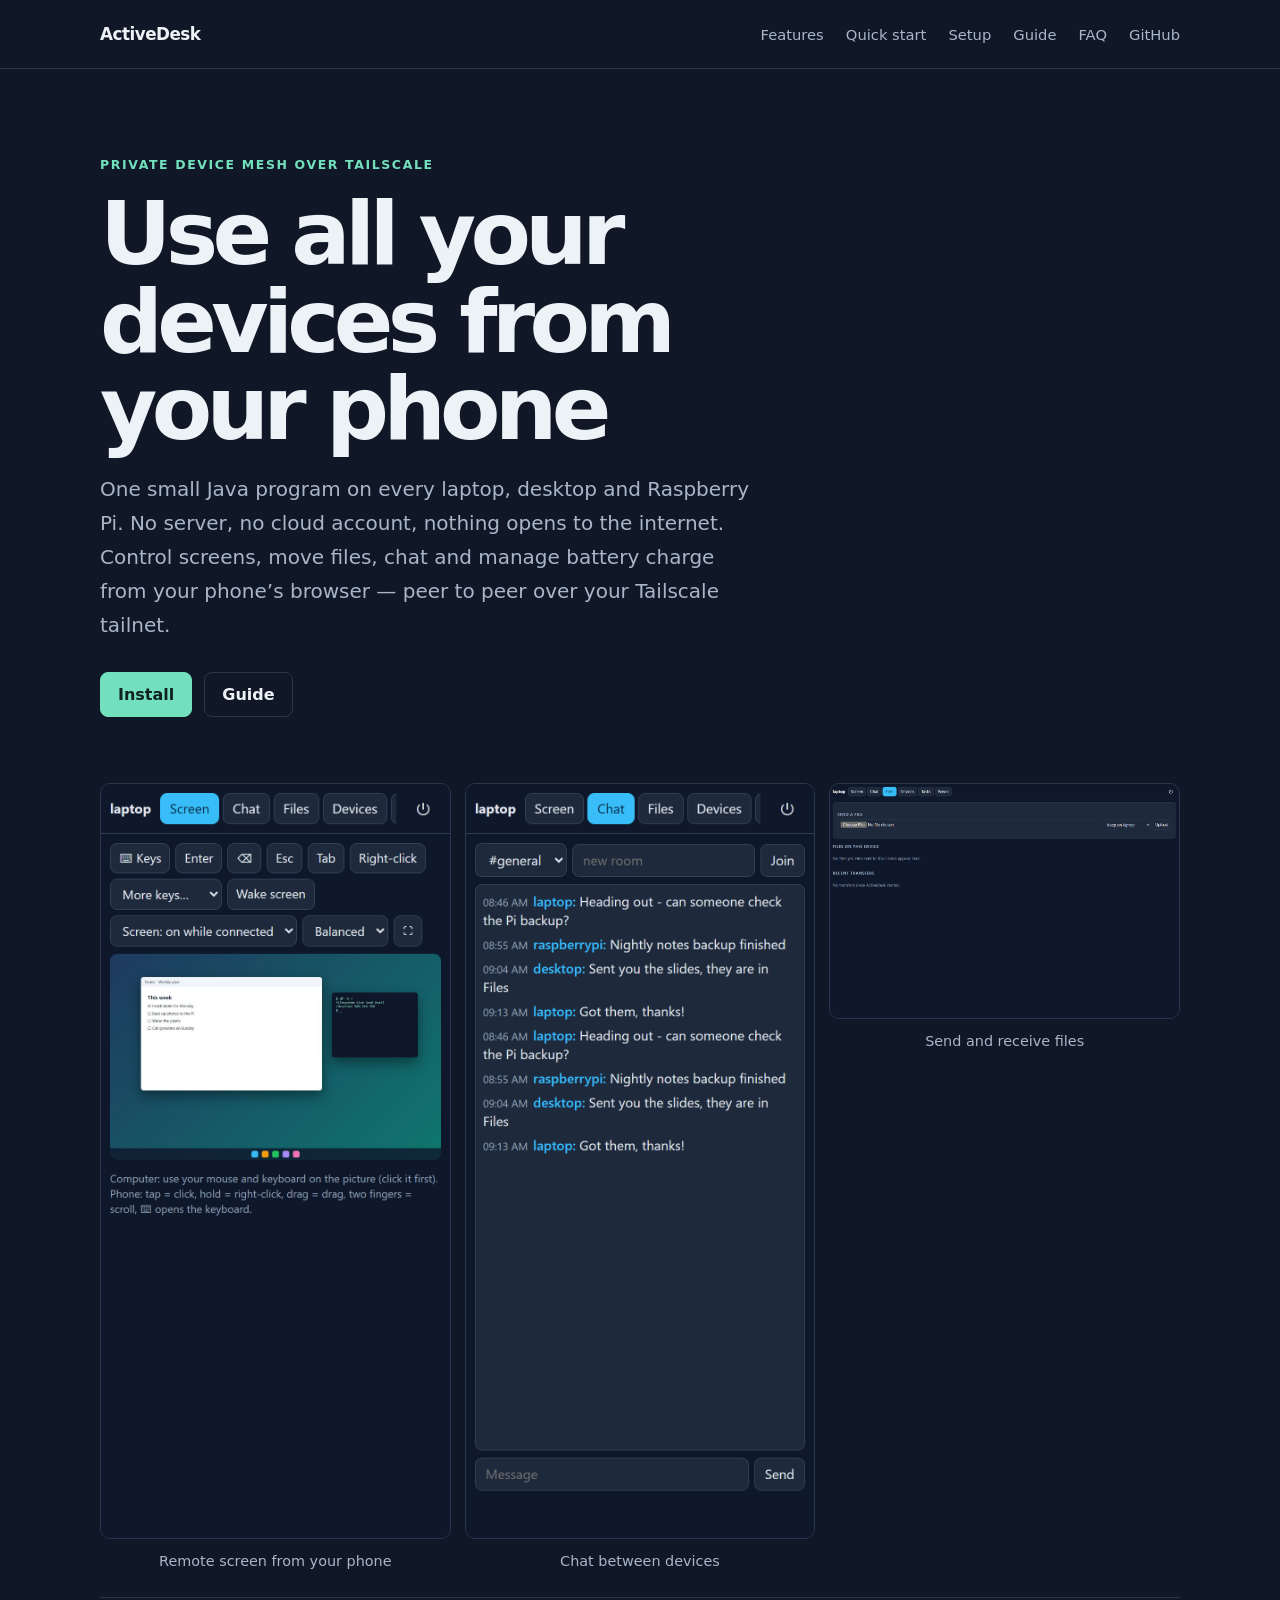
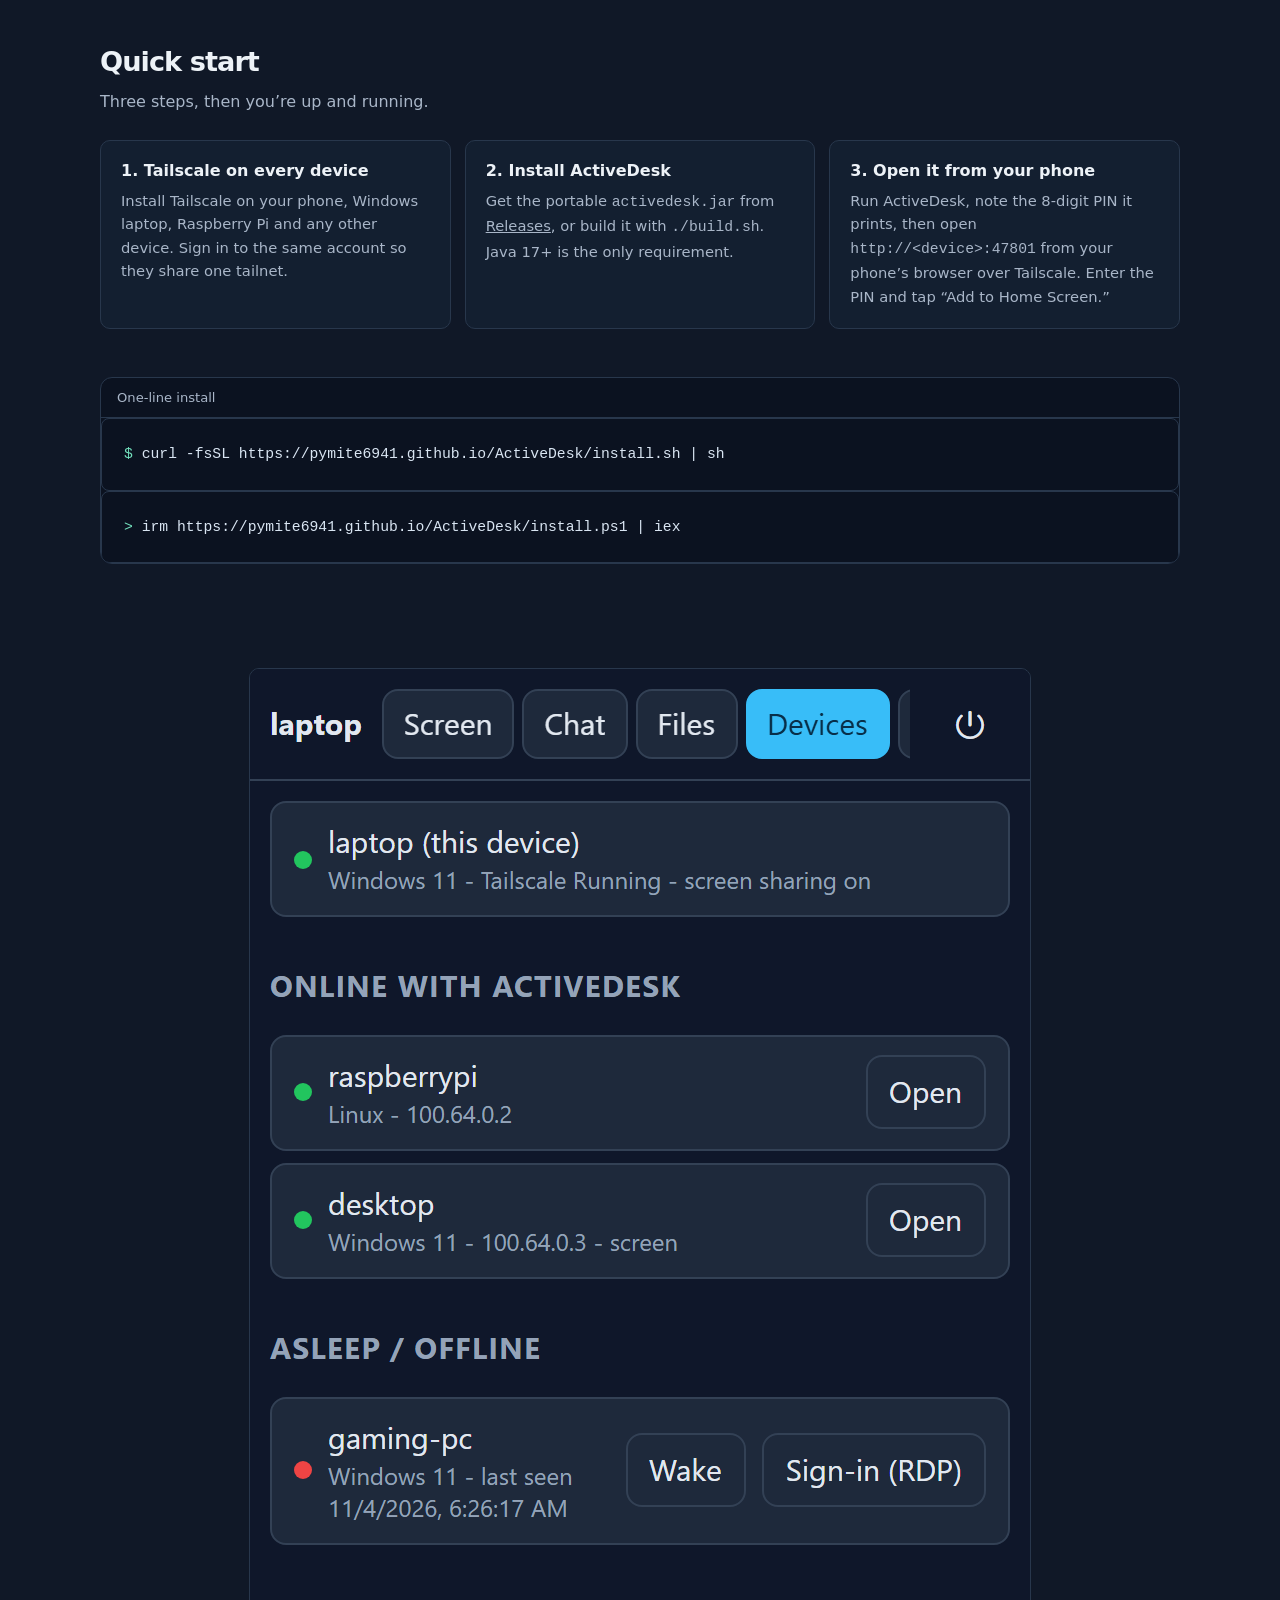
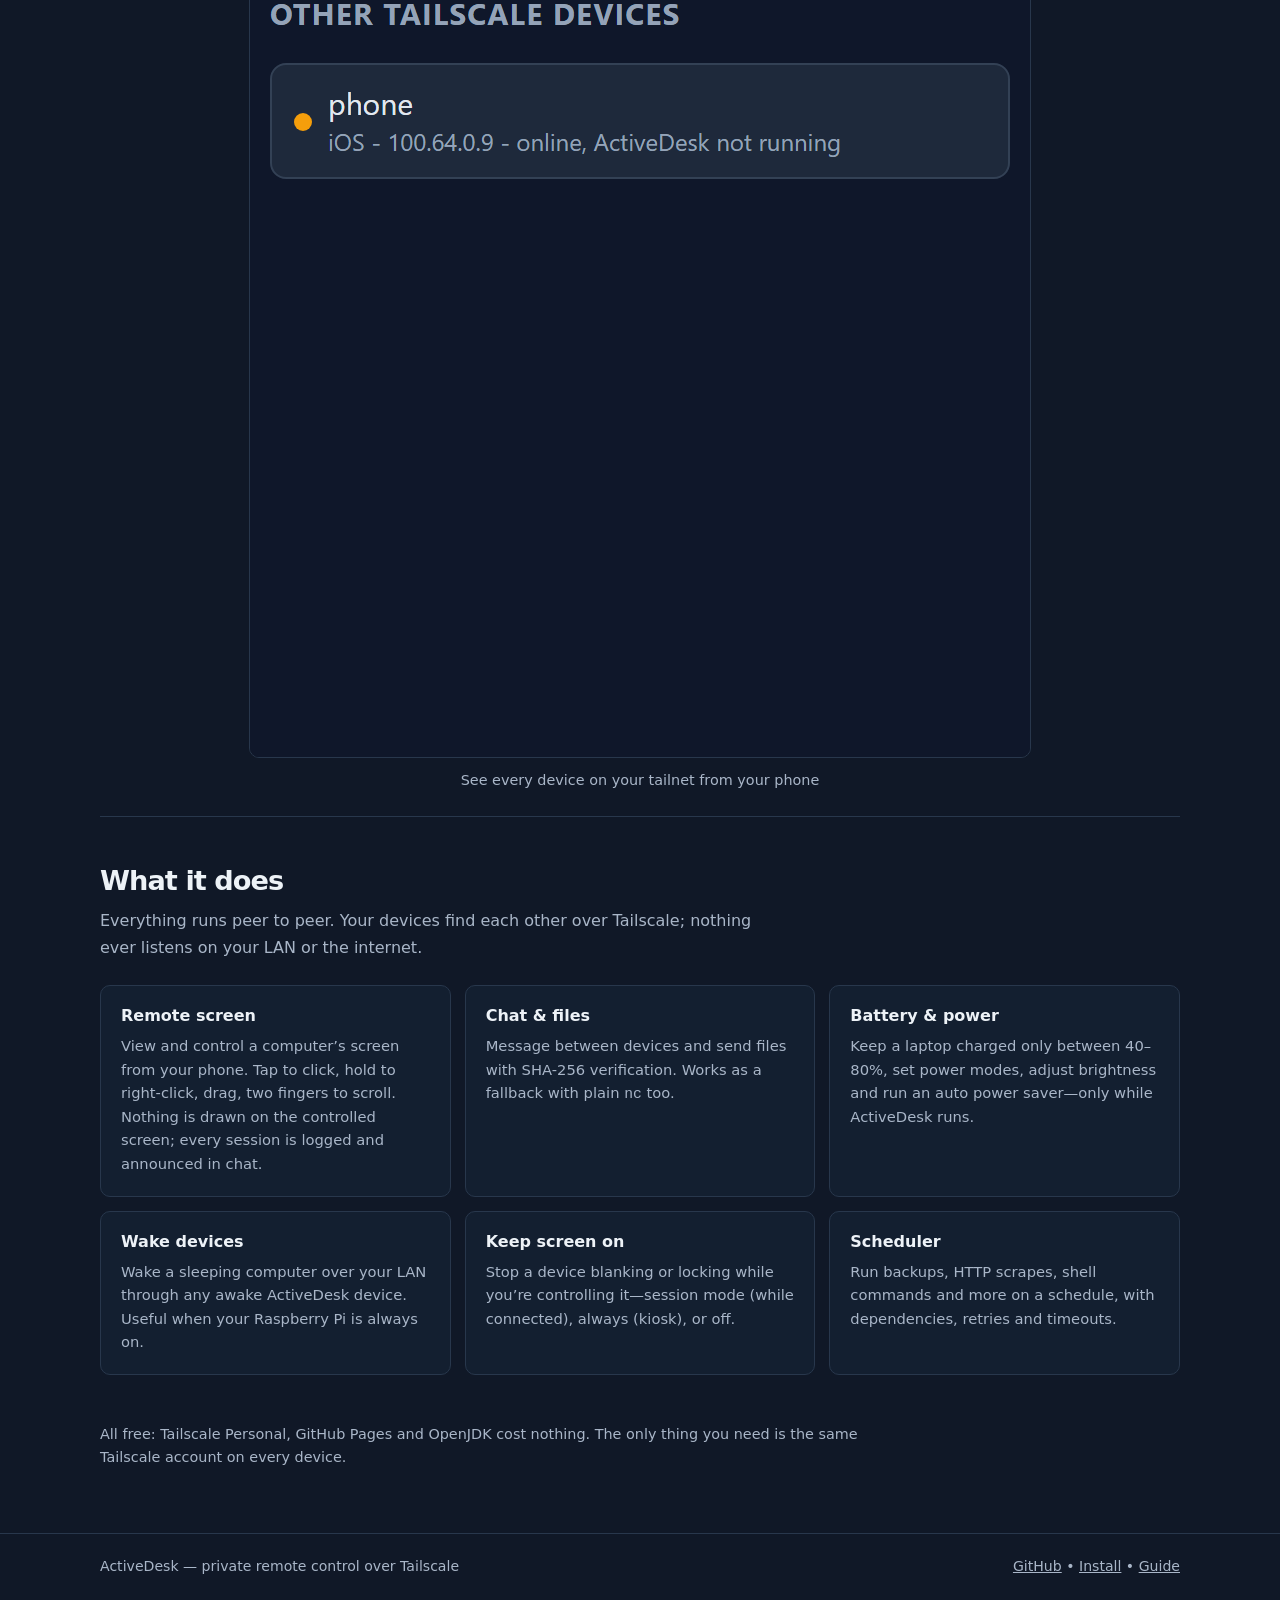
<file: docs/index.html>
<!DOCTYPE html>
<html lang="en">
<head>
<meta charset="utf-8">
<meta name="viewport" content="width=device-width, initial-scale=1">
<title>ActiveDesk — Use all your devices from your phone</title>
<link rel="stylesheet" href="site.css">
</head>
<body>
<header>
  <nav class="wrap">
    <a class="brand" href="index.html">ActiveDesk</a>
    <div class="nav-links">
      <a href="index.html">Features</a>
      <a href="index.html#quickstart">Quick start</a>
      <a href="setup.html">Setup</a>
      <a href="guide.html">Guide</a>
      <a href="faq.html">FAQ</a>
      <a href="https://github.com/PyMite6941/ActiveDesk">GitHub</a>
    </div>
  </nav>
</header>
<main class="wrap">
  <div class="hero">
    <p class="eyebrow">Private device mesh over Tailscale</p>
    <h1>Use all your devices from your phone</h1>
    <p class="lead">One small Java program on every laptop, desktop and Raspberry Pi. No server, no cloud account, nothing opens to the internet. Control screens, move files, chat and manage battery charge from your phone&#8217;s browser — peer to peer over your Tailscale tailnet.</p>
    <div class="actions">
      <a class="button button-primary" href="setup.html">Install</a>
      <a class="button" href="guide.html">Guide</a>
    </div>
  </div>

  <div class="grid" style="margin-top: 56px;">
    <figure style="text-align:center;">
      <img src="img/screen-phone.png" alt="ActiveDesk screen tab on a phone">
      <figcaption>Remote screen from your phone</figcaption>
    </figure>
    <figure style="text-align:center;">
      <img src="img/chat-phone.png" alt="ActiveDesk chat tab on a phone">
      <figcaption>Chat between devices</figcaption>
    </figure>
    <figure style="text-align:center;">
      <img src="img/files-desktop.png" alt="ActiveDesk files tab">
      <figcaption>Send and receive files</figcaption>
    </figure>
  </div>

  <section id="quickstart">
    <h2>Quick start</h2>
    <p class="section-lead">Three steps, then you&#8217;re up and running.</p>
    <div class="grid">
      <div class="feature">
        <h3>1. Tailscale on every device</h3>
        <p>Install Tailscale on your phone, Windows laptop, Raspberry Pi and any other device. Sign in to the same account so they share one tailnet.</p>
      </div>
      <div class="feature">
        <h3>2. Install ActiveDesk</h3>
        <p>Get the portable <code>activedesk.jar</code> from <a href="https://github.com/PyMite6941/ActiveDesk/releases">Releases</a>, or build it with <code>./build.sh</code>. Java 17+ is the only requirement.</p>
      </div>
      <div class="feature">
        <h3>3. Open it from your phone</h3>
        <p>Run ActiveDesk, note the 8-digit PIN it prints, then open <code>http://&lt;device&gt;:47801</code> from your phone&#8217;s browser over Tailscale. Enter the PIN and tap &#8220;Add to Home Screen.&#8221;</p>
      </div>
    </div>

    <div class="code-card">
      <div class="code-top">One-line install</div>
      <pre><span class="prompt">$</span> curl -fsSL https://pymite6941.github.io/ActiveDesk/install.sh | sh</pre>
      <pre><span class="prompt">&gt;</span> irm https://pymite6941.github.io/ActiveDesk/install.ps1 | iex</pre>
    </div>
  </section>

  <figure style="margin: 56px 0 28px; text-align:center;">
    <img src="img/devices-phone.png" alt="ActiveDesk devices list on a phone">
    <figcaption>See every device on your tailnet from your phone</figcaption>
  </figure>

  <section>
    <h2>What it does</h2>
    <p class="section-lead">Everything runs peer to peer. Your devices find each other over Tailscale; nothing ever listens on your LAN or the internet.</p>
    <div class="grid">
      <div class="feature">
        <h3>Remote screen</h3>
        <p>View and control a computer&#8217;s screen from your phone. Tap to click, hold to right-click, drag, two fingers to scroll. Nothing is drawn on the controlled screen; every session is logged and announced in chat.</p>
      </div>
      <div class="feature">
        <h3>Chat &amp; files</h3>
        <p>Message between devices and send files with SHA-256 verification. Works as a fallback with plain <code>nc</code> too.</p>
      </div>
      <div class="feature">
        <h3>Battery &amp; power</h3>
        <p>Keep a laptop charged only between 40&#8211;80&#8237;%, set power modes, adjust brightness and run an auto power saver&#8237;—&#8237;only while ActiveDesk runs.</p>
      </div>
      <div class="feature">
        <h3>Wake devices</h3>
        <p>Wake a sleeping computer over your LAN through any awake ActiveDesk device. Useful when your Raspberry Pi is always on.</p>
      </div>
      <div class="feature">
        <h3>Keep screen on</h3>
        <p>Stop a device blanking or locking while you&#8217;re controlling it&#8237;—&#8237;session mode (while connected), always (kiosk), or off.</p>
      </div>
      <div class="feature">
        <h3>Scheduler</h3>
        <p>Run backups, HTTP scrapes, shell commands and more on a schedule, with dependencies, retries and timeouts.</p>
      </div>
    </div>
  </section>

  <div class="note">All free: Tailscale Personal, GitHub Pages and OpenJDK cost nothing. The only thing you need is the same Tailscale account on every device.</div>
</main>
<footer>
  <div class="wrap">
    <div>ActiveDesk &#8212; private remote control over Tailscale</div>
    <div><a href="https://github.com/PyMite6941/ActiveDesk">GitHub</a> &#8226; <a href="setup.html">Install</a> &#8226; <a href="guide.html">Guide</a></div>
  </div>
</footer>
</body>
</html>
</file>
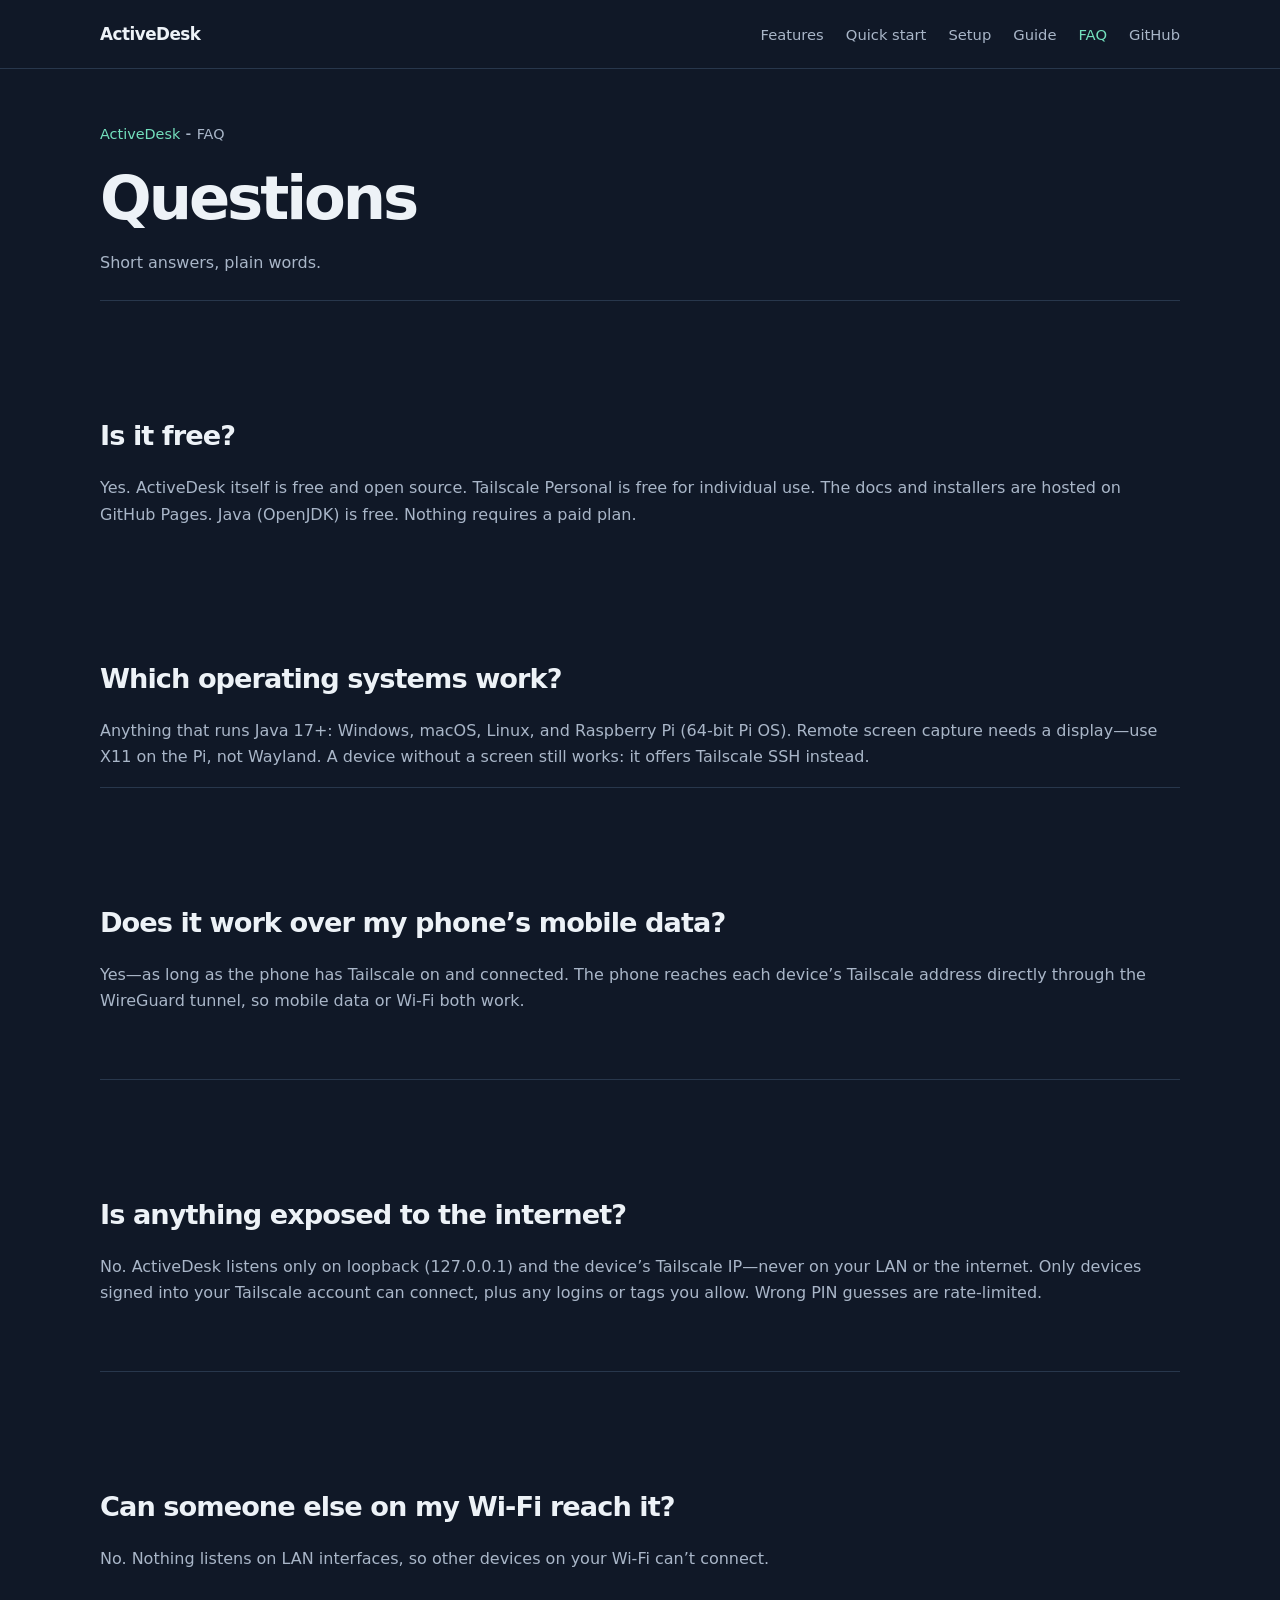
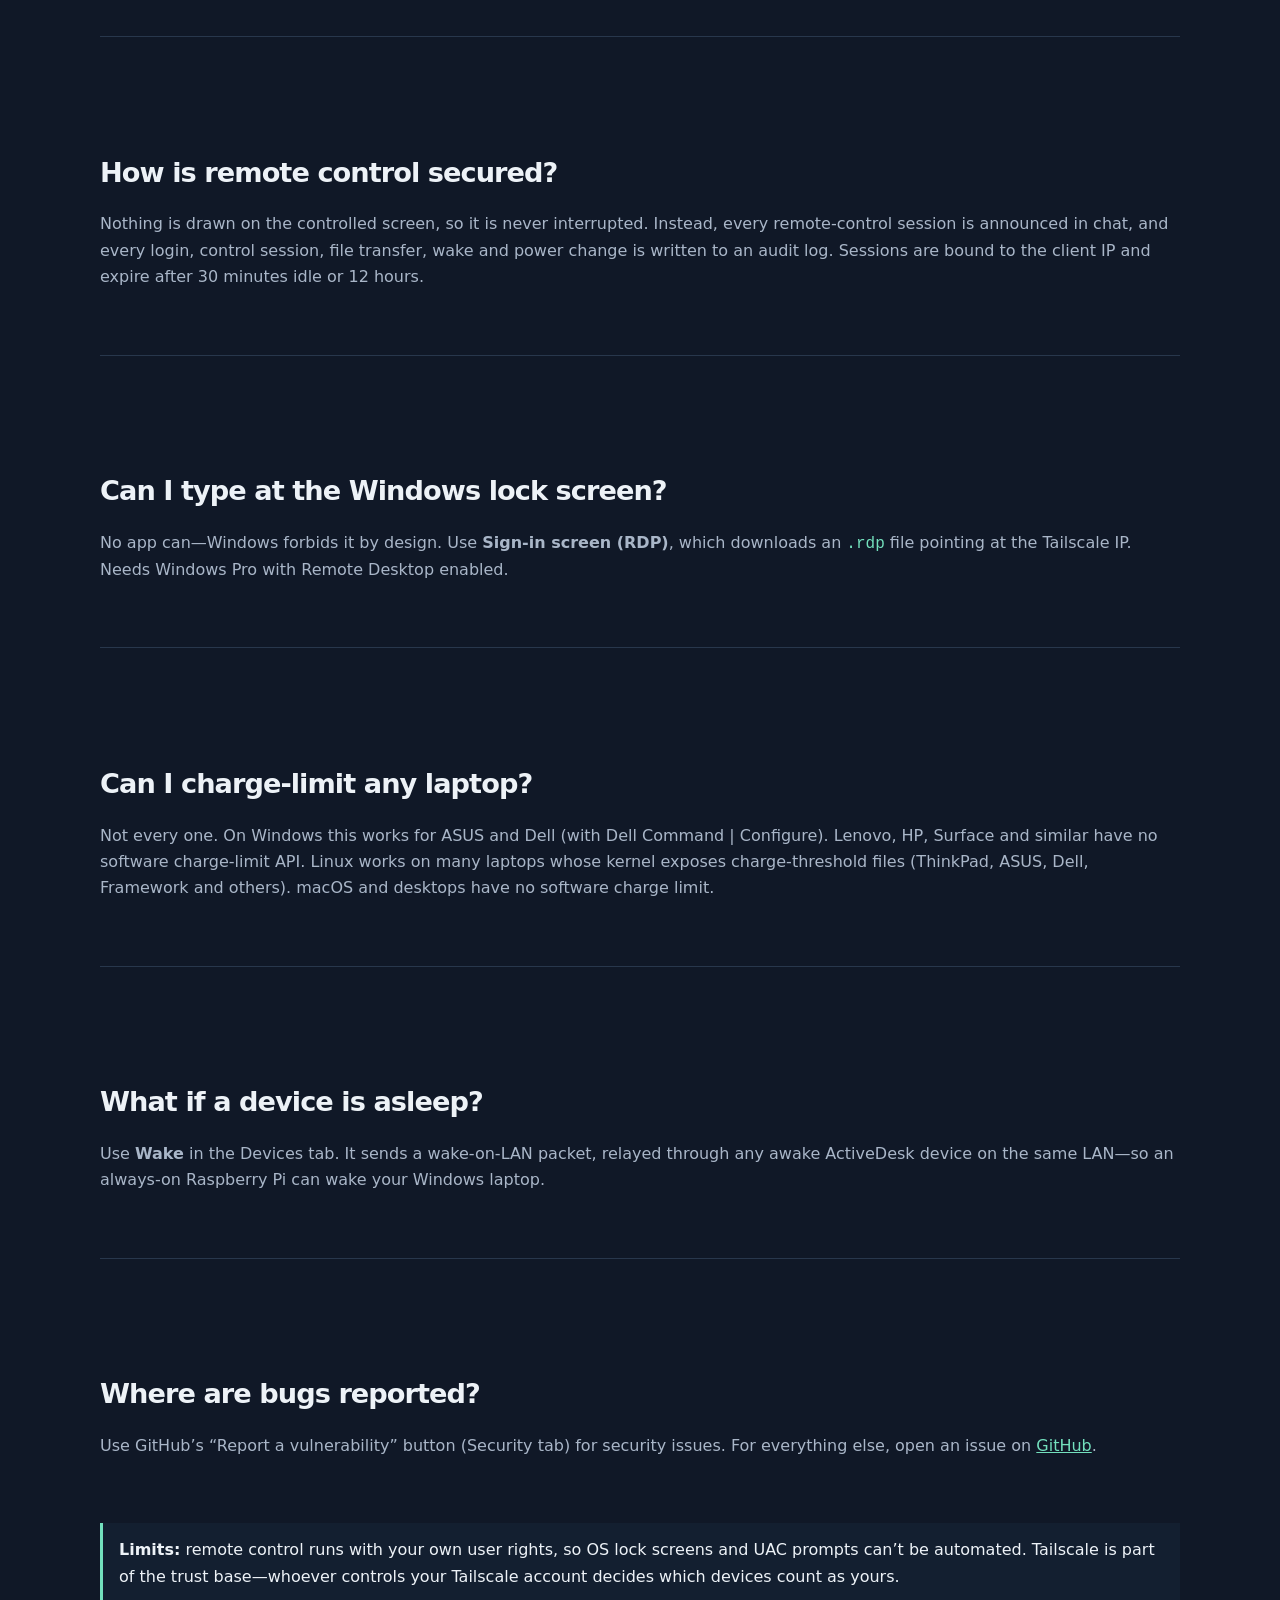
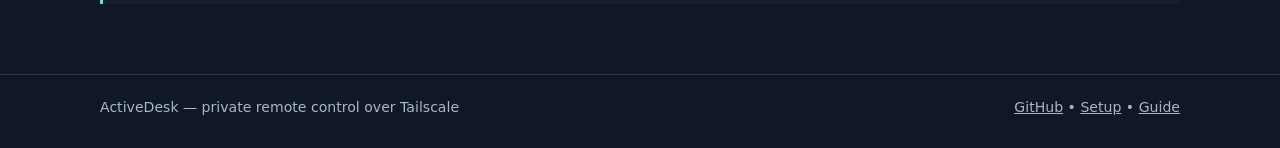
<file: docs/faq.html>
<!DOCTYPE html>
<html lang="en">
<head>
<meta charset="utf-8">
<meta name="viewport" content="width=device-width, initial-scale=1">
<title>FAQ — ActiveDesk</title>
<link rel="stylesheet" href="site.css">
</head>
<body>
<header>
  <nav class="wrap">
    <a class="brand" href="index.html">ActiveDesk</a>
    <div class="nav-links">
      <a href="index.html">Features</a>
      <a href="index.html#quickstart">Quick start</a>
      <a href="setup.html">Setup</a>
      <a href="guide.html">Guide</a>
      <a href="faq.html" aria-current="page">FAQ</a>
      <a href="https://github.com/PyMite6941/ActiveDesk">GitHub</a>
    </div>
  </nav>
</header>
<main class="wrap docs-main">
  <div class="page-crumb"><a href="index.html">ActiveDesk</a> &#8259; FAQ</div>
  <h1>Questions</h1>
  <p class="section-lead">Short answers, plain words.</p>

  <section>
    <h2>Is it free?</h2>
    <p>Yes. ActiveDesk itself is free and open source. Tailscale Personal is free for individual use. The docs and installers are hosted on GitHub Pages. Java (OpenJDK) is free. Nothing requires a paid plan.</p>
  </section>

  <h2>Which operating systems work?</h2>
    <p>Anything that runs Java 17+: Windows, macOS, Linux, and Raspberry Pi (64-bit Pi OS). Remote screen capture needs a display&#8237;—&#8237;use X11 on the Pi, not Wayland. A device without a screen still works: it offers Tailscale SSH instead.</p>
  </section>

  <section>
    <h2>Does it work over my phone&#8217;s mobile data?</h2>
    <p>Yes&#8237;—&#8237;as long as the phone has Tailscale on and connected. The phone reaches each device&#8217;s Tailscale address directly through the WireGuard tunnel, so mobile data or Wi-Fi both work.</p>
  </section>

  <section>
    <h2>Is anything exposed to the internet?</h2>
    <p>No. ActiveDesk listens only on loopback (127.0.0.1) and the device&#8217;s Tailscale IP&#8237;—&#8237;never on your LAN or the internet. Only devices signed into your Tailscale account can connect, plus any logins or tags you allow. Wrong PIN guesses are rate-limited.</p>
  </section>

  <section>
    <h2>Can someone else on my Wi-Fi reach it?</h2>
    <p>No. Nothing listens on LAN interfaces, so other devices on your Wi-Fi can&#8217;t connect.</p>
  </section>

  <section>
    <h2>How is remote control secured?</h2>
    <p>Nothing is drawn on the controlled screen, so it is never interrupted. Instead, every remote-control session is announced in chat, and every login, control session, file transfer, wake and power change is written to an audit log. Sessions are bound to the client IP and expire after 30 minutes idle or 12 hours.</p>
  </section>

  <section>
    <h2>Can I type at the Windows lock screen?</h2>
    <p>No app can&#8237;—&#8237;Windows forbids it by design. Use <b>Sign-in screen (RDP)</b>, which downloads an <code>.rdp</code> file pointing at the Tailscale IP. Needs Windows Pro with Remote Desktop enabled.</p>
  </section>

  <section>
    <h2>Can I charge-limit any laptop?</h2>
    <p>Not every one. On Windows this works for ASUS and Dell (with Dell Command | Configure). Lenovo, HP, Surface and similar have no software charge-limit API. Linux works on many laptops whose kernel exposes charge-threshold files (ThinkPad, ASUS, Dell, Framework and others). macOS and desktops have no software charge limit.</p>
  </section>

  <section>
    <h2>What if a device is asleep?</h2>
    <p>Use <b>Wake</b> in the Devices tab. It sends a wake-on-LAN packet, relayed through any awake ActiveDesk device on the same LAN&#8237;—&#8237;so an always-on Raspberry Pi can wake your Windows laptop.</p>
  </section>

  <section>
    <h2>Where are bugs reported?</h2>
    <p>Use GitHub&#8217;s &#8220;Report a vulnerability&#8221; button (Security tab) for security issues. For everything else, open an issue on <a href="https://github.com/PyMite6941/ActiveDesk">GitHub</a>.</p>
  </section>

  <div class="warning"><b>Limits:</b> remote control runs with your own user rights, so OS lock screens and UAC prompts can&#8217;t be automated. Tailscale is part of the trust base&#8237;—&#8237;whoever controls your Tailscale account decides which devices count as yours.</div>
</main>
<footer>
  <div class="wrap">
    <div>ActiveDesk &#8212; private remote control over Tailscale</div>
    <div><a href="https://github.com/PyMite6941/ActiveDesk">GitHub</a> &#8226; <a href="setup.html">Setup</a> &#8226; <a href="guide.html">Guide</a></div>
  </div>
</footer>
</body>
</html>
</file>
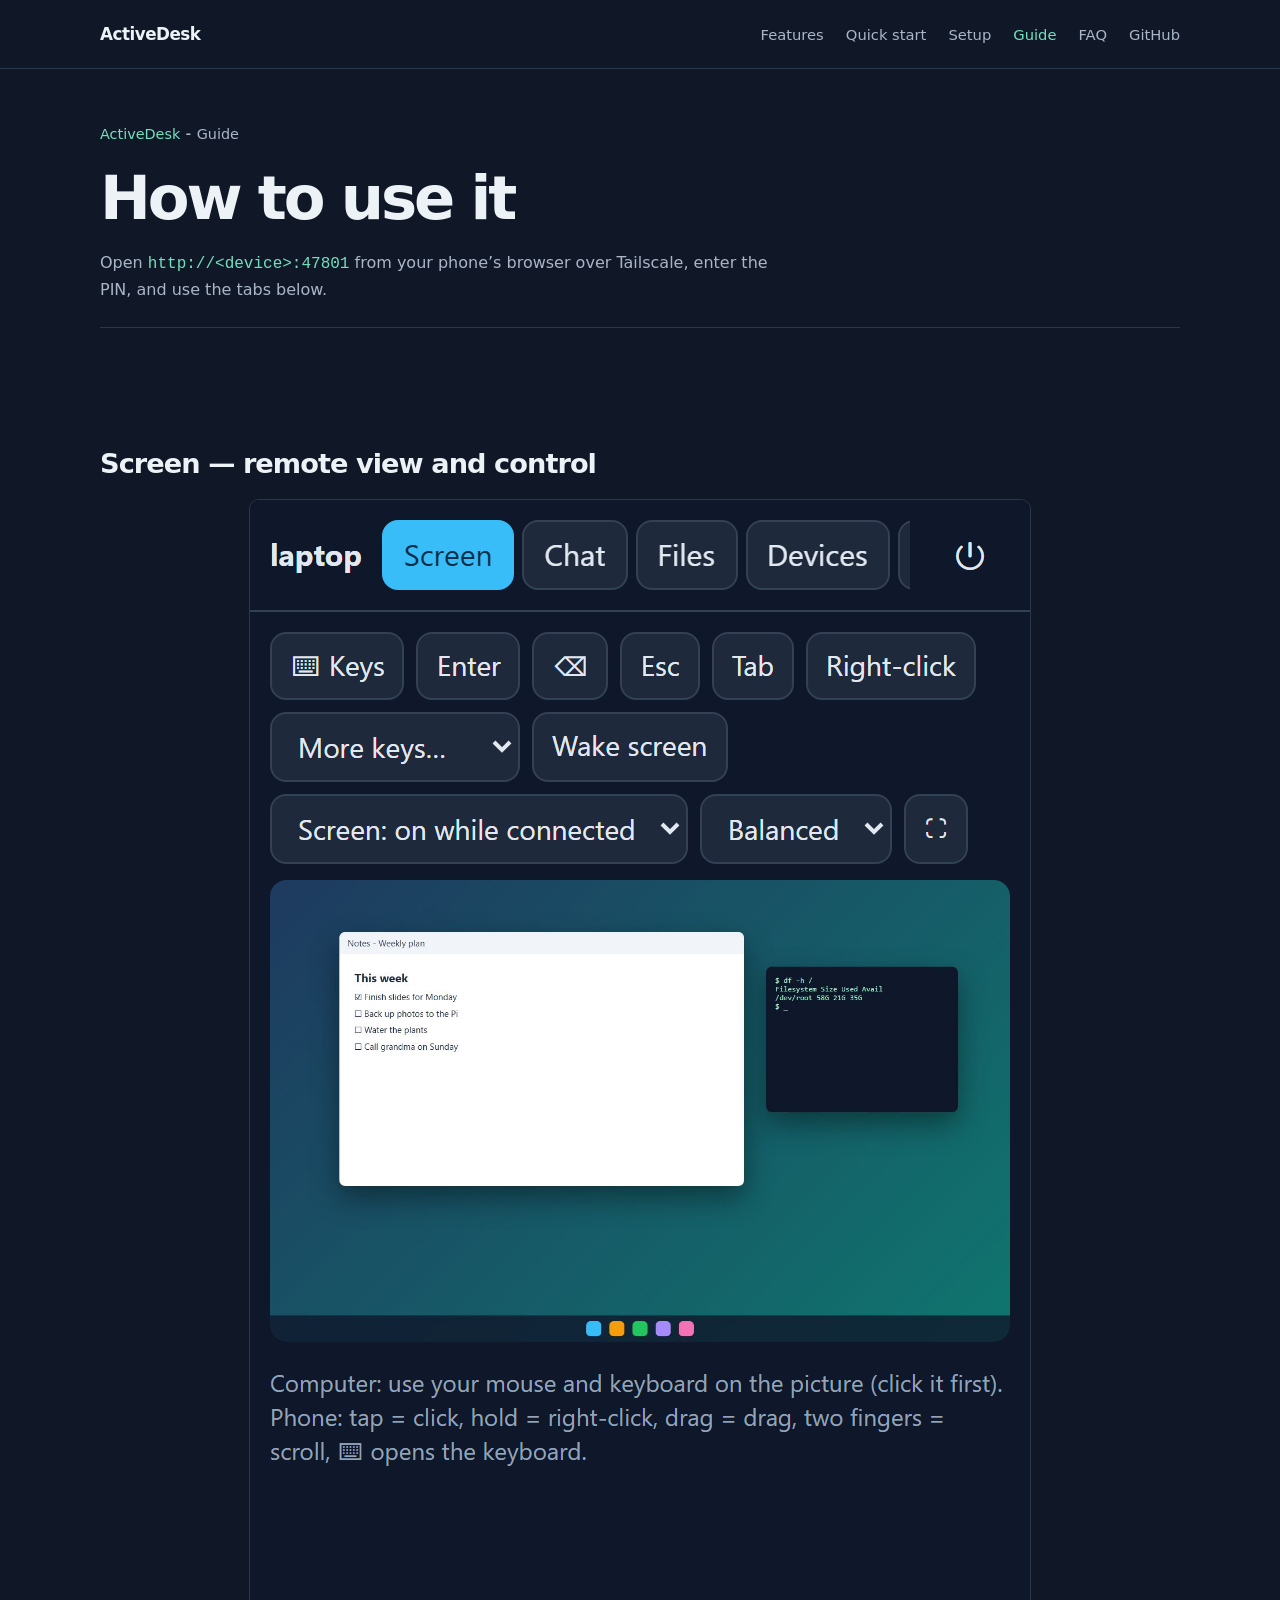
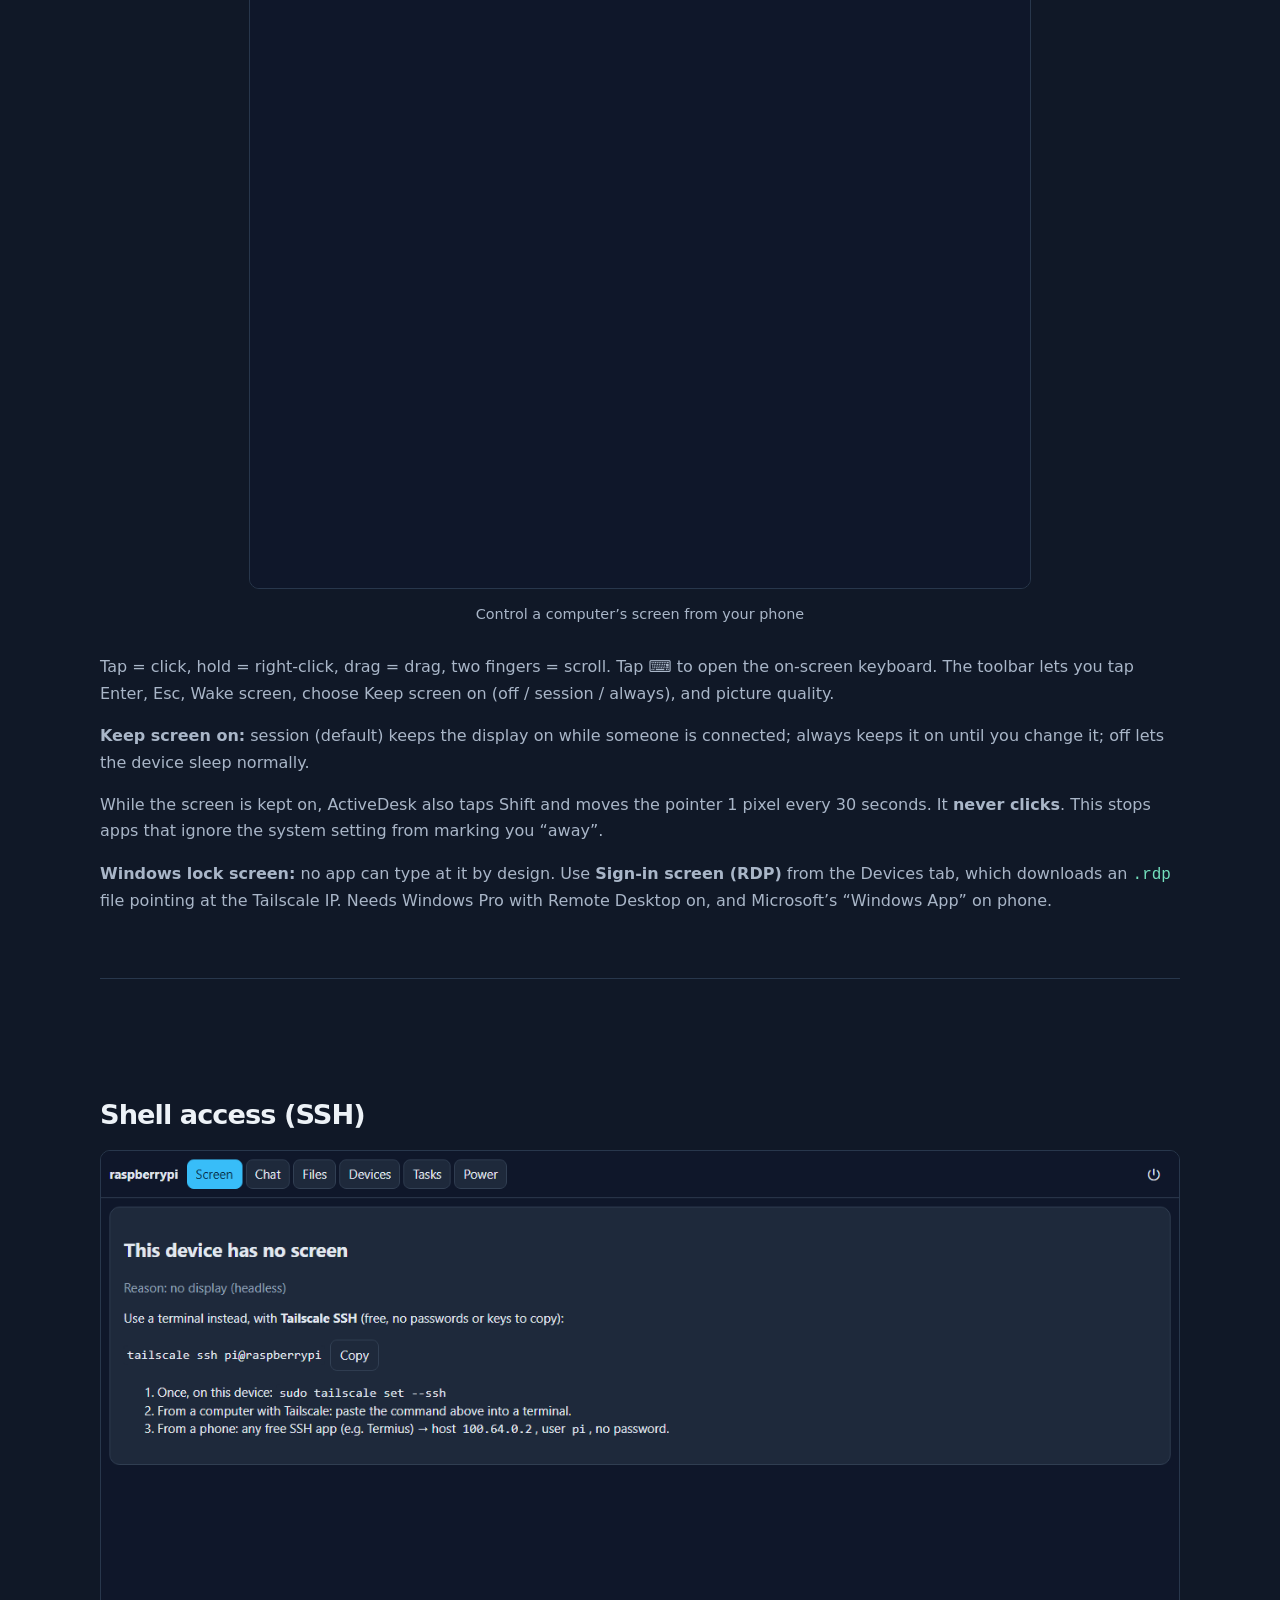
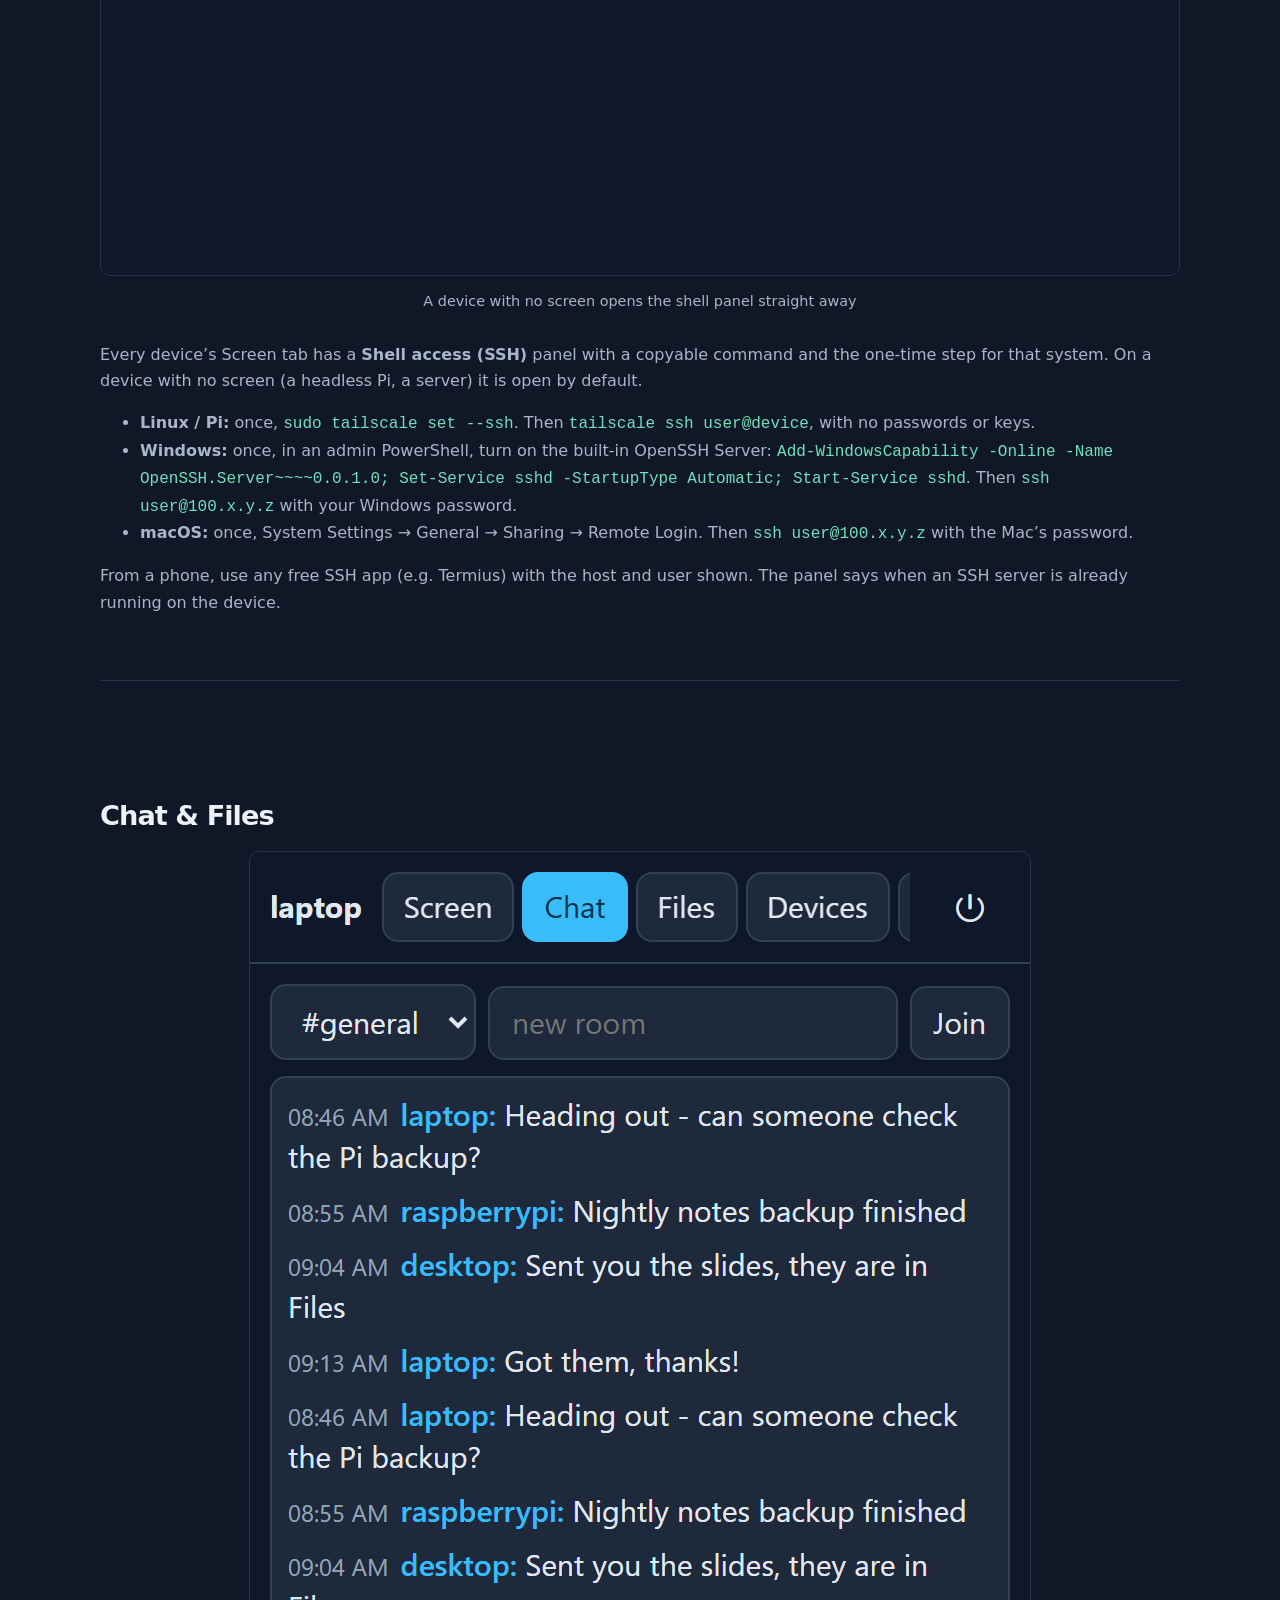
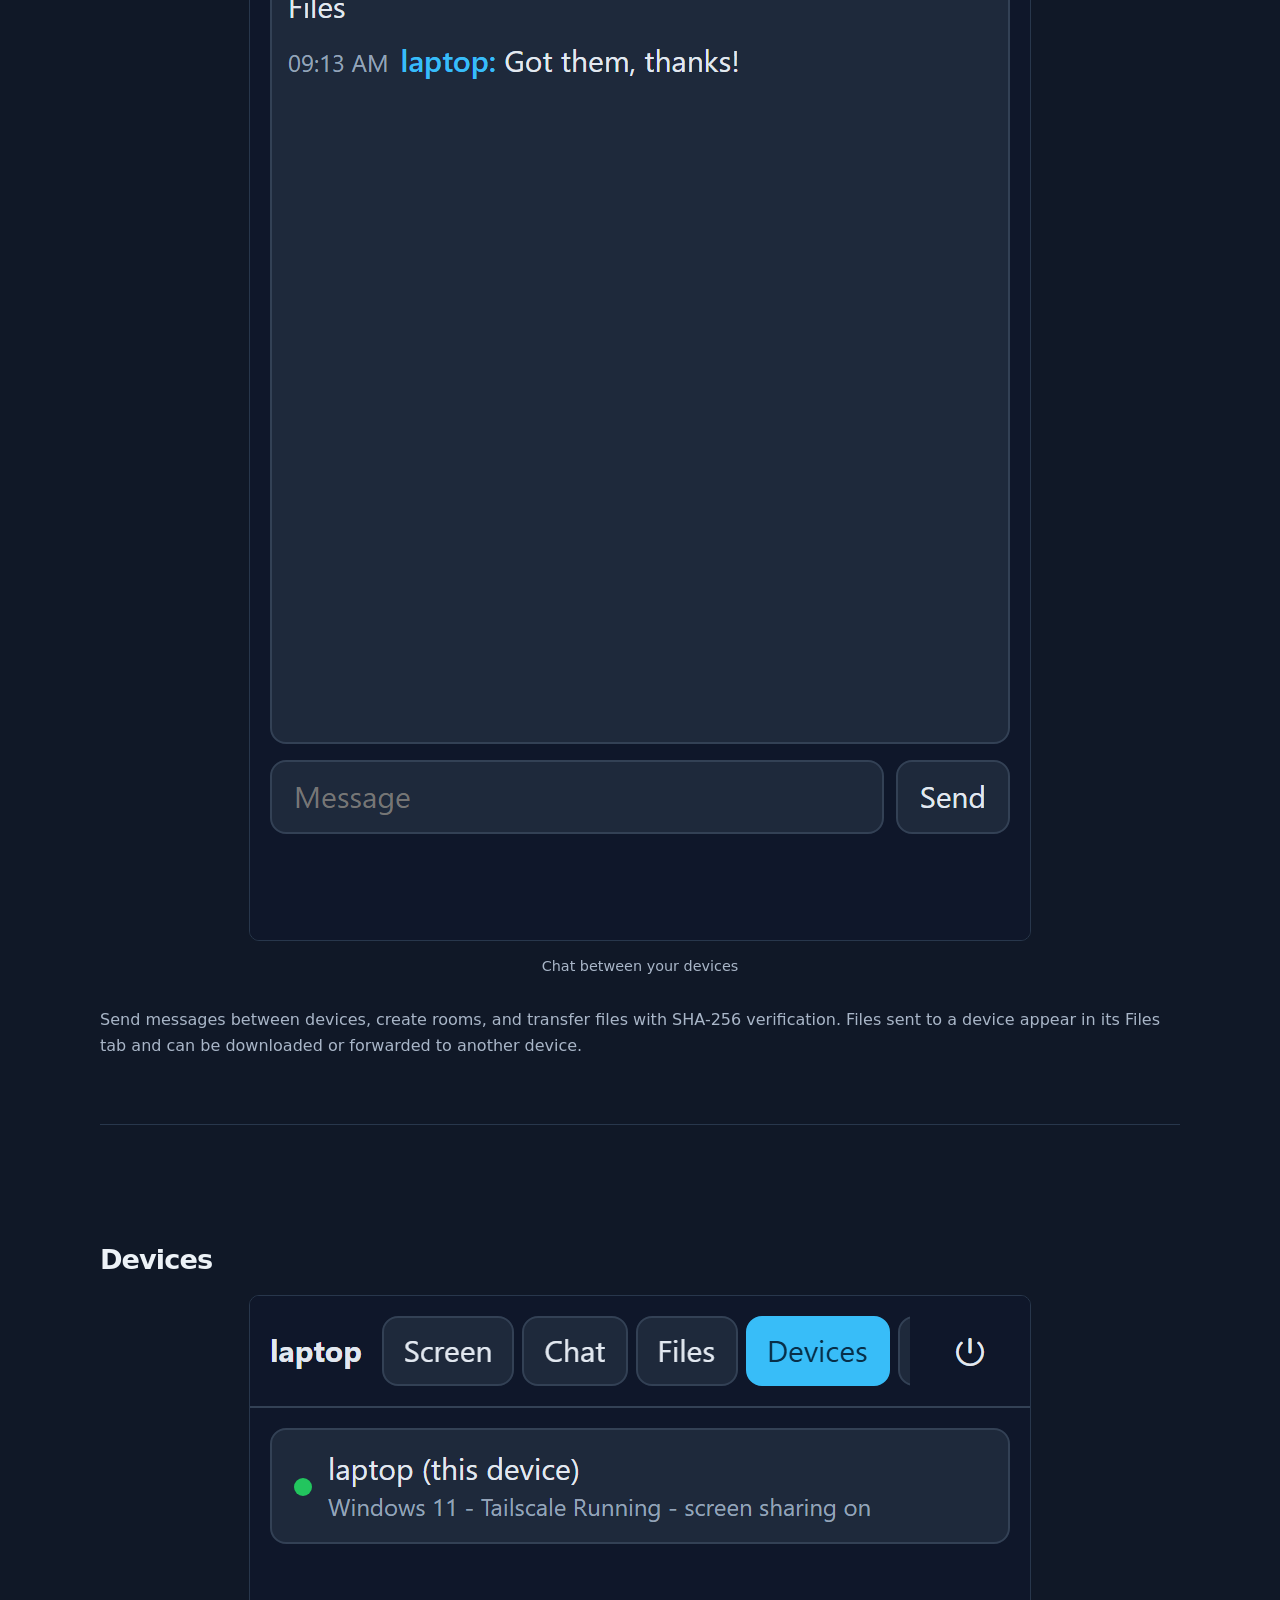
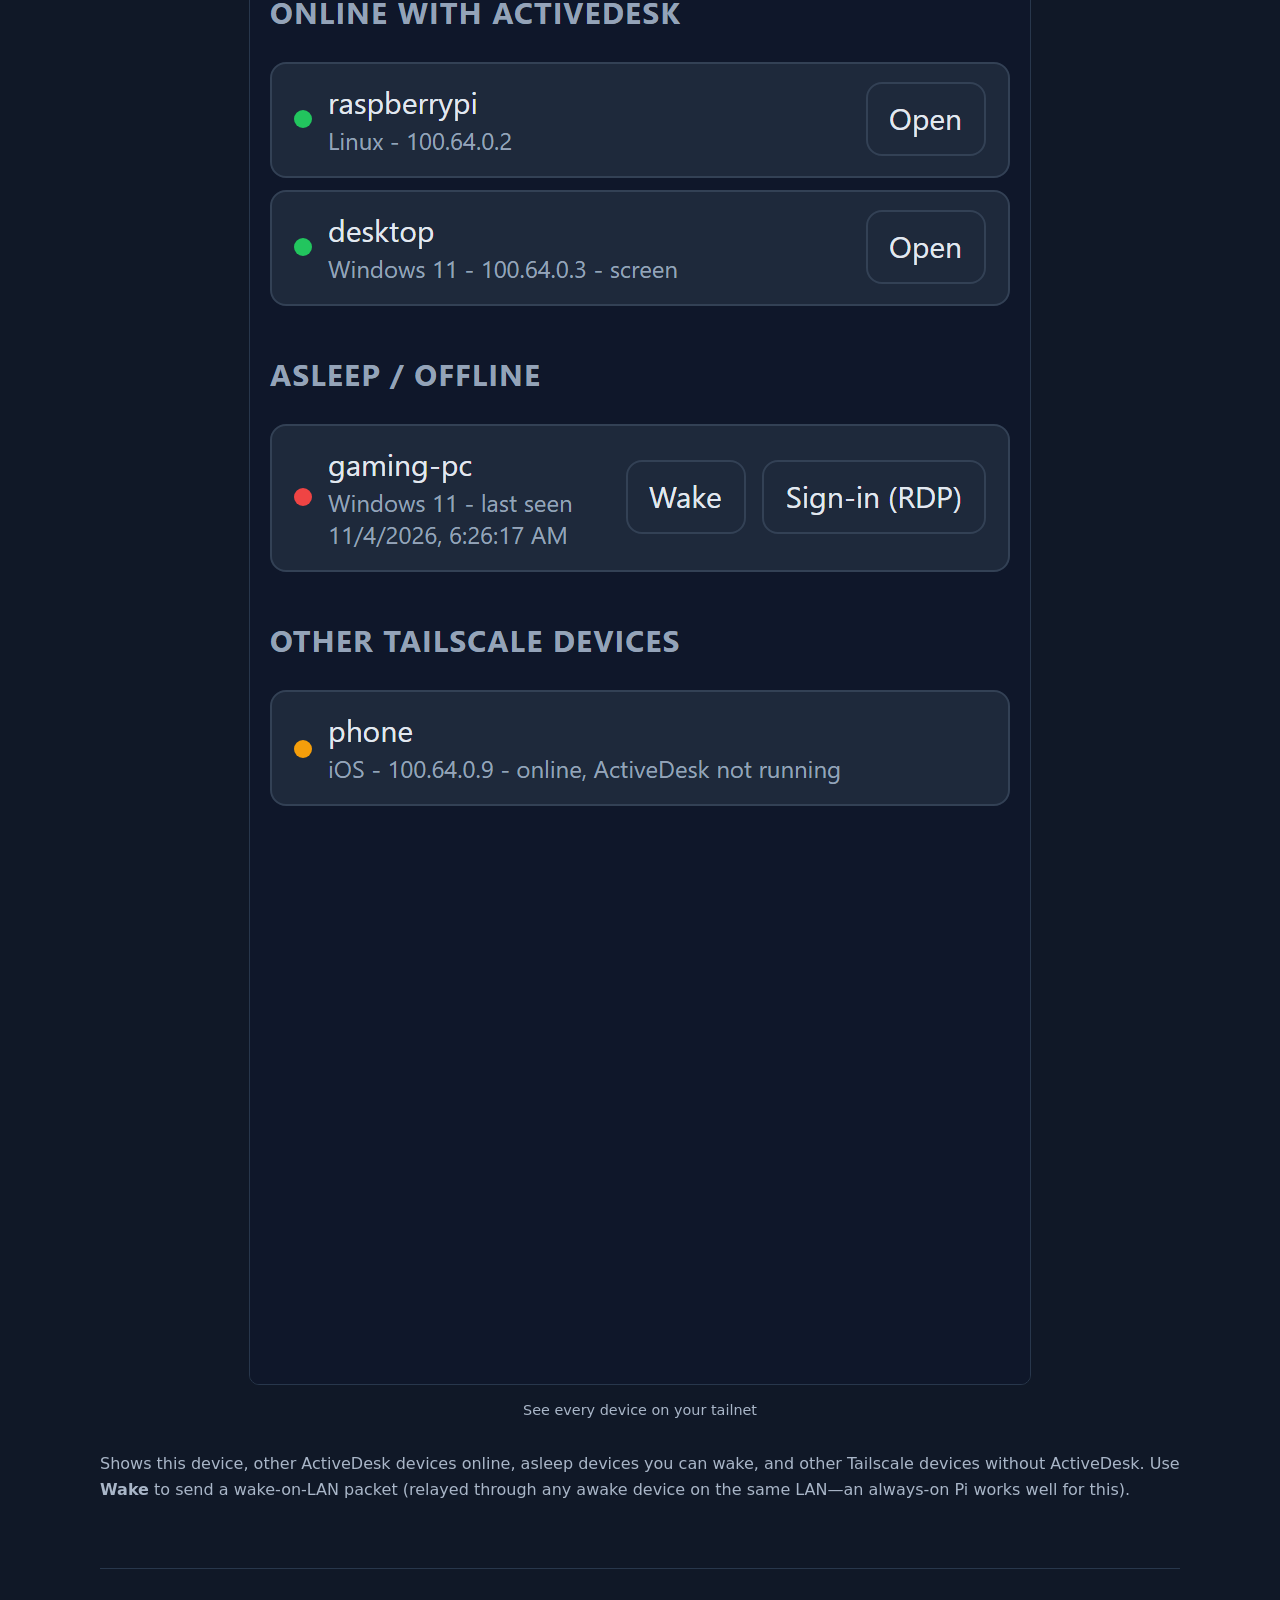
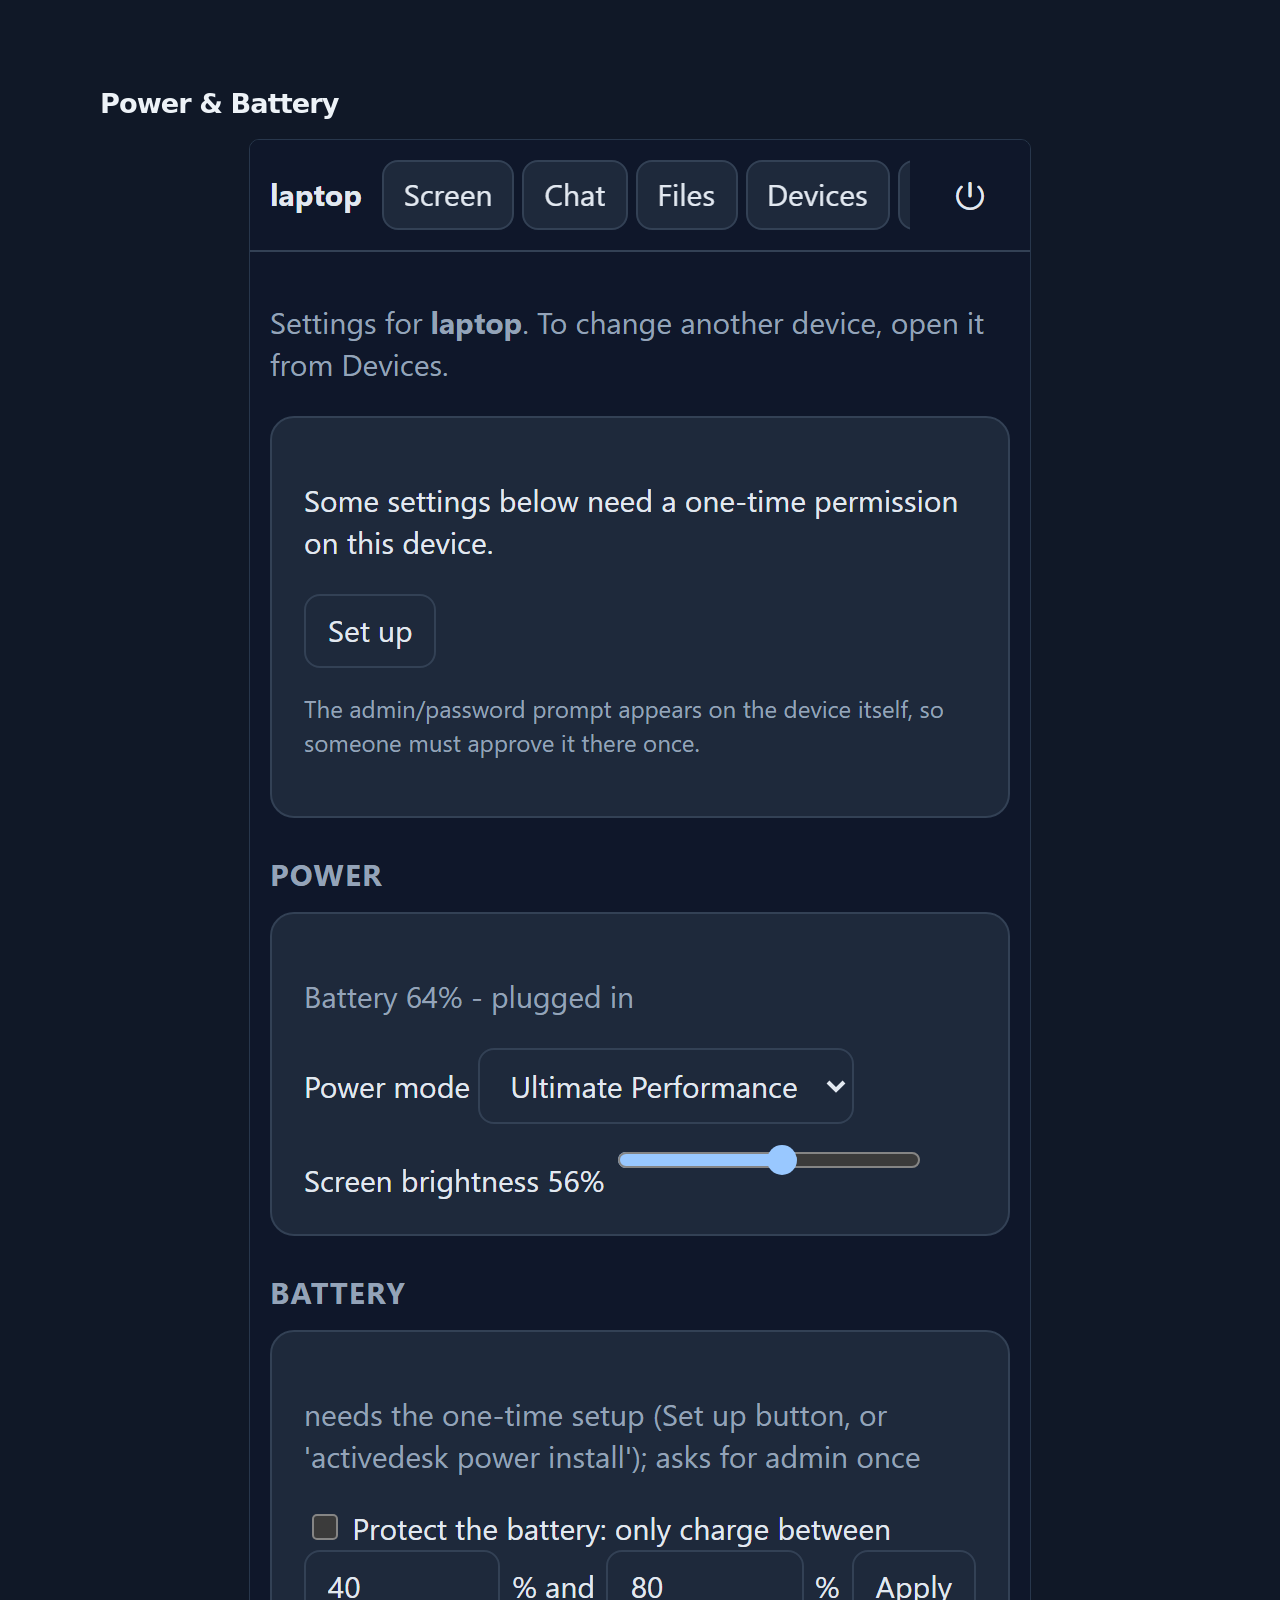
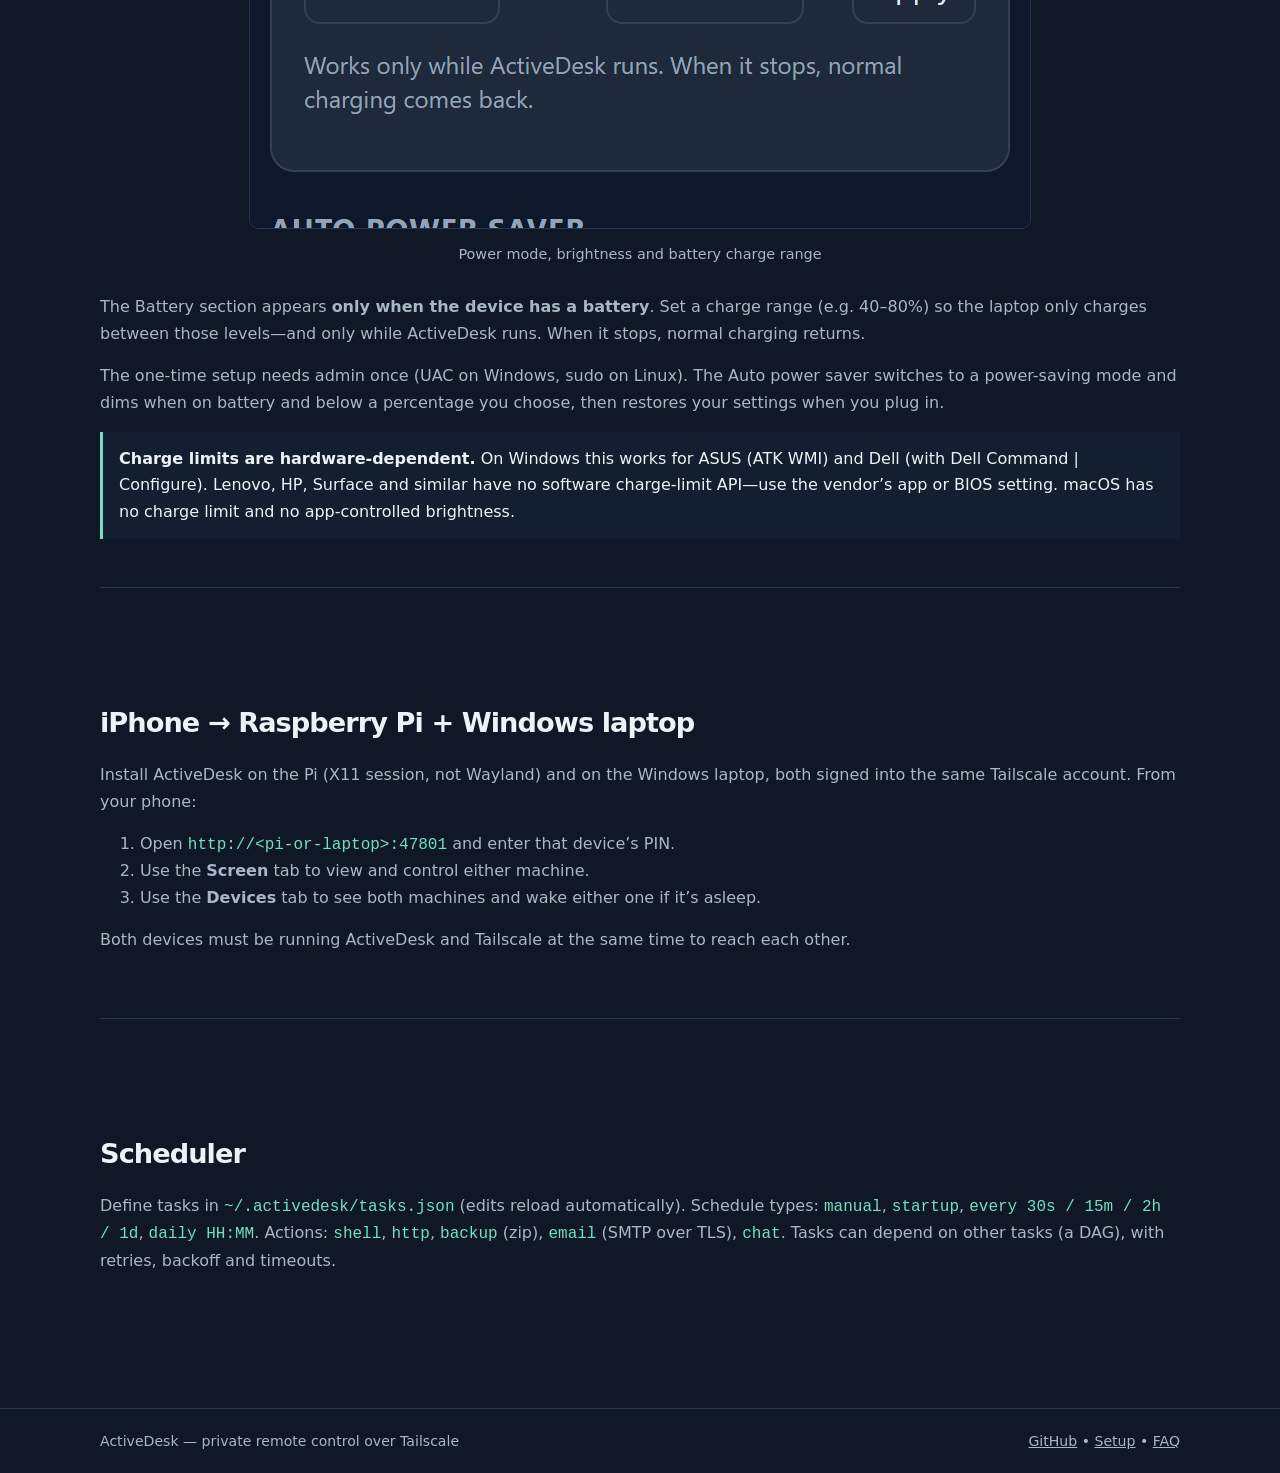
<file: docs/guide.html>
<!DOCTYPE html>
<html lang="en">
<head>
<meta charset="utf-8">
<meta name="viewport" content="width=device-width, initial-scale=1">
<title>Guide — ActiveDesk</title>
<link rel="stylesheet" href="site.css">
</head>
<body>
<header>
  <nav class="wrap">
    <a class="brand" href="index.html">ActiveDesk</a>
    <div class="nav-links">
      <a href="index.html">Features</a>
      <a href="index.html#quickstart">Quick start</a>
      <a href="setup.html">Setup</a>
      <a href="guide.html" aria-current="page">Guide</a>
      <a href="faq.html">FAQ</a>
      <a href="https://github.com/PyMite6941/ActiveDesk">GitHub</a>
    </div>
  </nav>
</header>
<main class="wrap docs-main">
  <div class="page-crumb"><a href="index.html">ActiveDesk</a> &#8259; Guide</div>
  <h1>How to use it</h1>
  <p class="section-lead">Open <code>http://&lt;device&gt;:47801</code> from your phone&#8217;s browser over Tailscale, enter the PIN, and use the tabs below.</p>

  <section>
    <h2>Screen &#8212; remote view and control</h2>
    <figure>
      <img src="img/screen-phone.png" alt="Screen tab on a phone showing the remote desktop">
      <figcaption>Control a computer&#8217;s screen from your phone</figcaption>
    </figure>
    <p>Tap = click, hold = right-click, drag = drag, two fingers = scroll. Tap &#x2328; to open the on-screen keyboard. The toolbar lets you tap Enter, Esc, Wake screen, choose Keep screen on (off / session / always), and picture quality.</p>
    <p><b>Keep screen on:</b> <i>session</i> (default) keeps the display on while someone is connected; <i>always</i> keeps it on until you change it; <i>off</i> lets the device sleep normally.</p>
    <p>While the screen is kept on, ActiveDesk also taps Shift and moves the pointer 1 pixel every 30 seconds. It <b>never clicks</b>. This stops apps that ignore the system setting from marking you &#8220;away&#8221;.</p>
    <p><b>Windows lock screen:</b> no app can type at it by design. Use <b>Sign-in screen (RDP)</b> from the Devices tab, which downloads an <code>.rdp</code> file pointing at the Tailscale IP. Needs Windows Pro with Remote Desktop on, and Microsoft&#8217;s &#8220;Windows App&#8221; on phone.</p>
  </section>

  <section>
    <h2>Shell access (SSH)</h2>
    <figure>
      <img src="img/noscreen-desktop.png" alt="No-screen fallback showing a tailscale ssh command">
      <figcaption>A device with no screen opens the shell panel straight away</figcaption>
    </figure>
    <p>Every device&#8217;s Screen tab has a <b>Shell access (SSH)</b> panel with a copyable command and the one-time step for that system. On a device with no screen (a headless Pi, a server) it is open by default.</p>
    <ul>
      <li><b>Linux / Pi:</b> once, <code>sudo tailscale set --ssh</code>. Then <code>tailscale ssh user@device</code>, with no passwords or keys.</li>
      <li><b>Windows:</b> once, in an admin PowerShell, turn on the built-in OpenSSH Server: <code>Add-WindowsCapability -Online -Name OpenSSH.Server~~~~0.0.1.0; Set-Service sshd -StartupType Automatic; Start-Service sshd</code>. Then <code>ssh user@100.x.y.z</code> with your Windows password.</li>
      <li><b>macOS:</b> once, System Settings &#8594; General &#8594; Sharing &#8594; Remote Login. Then <code>ssh user@100.x.y.z</code> with the Mac&#8217;s password.</li>
    </ul>
    <p>From a phone, use any free SSH app (e.g. Termius) with the host and user shown. The panel says when an SSH server is already running on the device.</p>
  </section>

  <section>
    <h2>Chat &amp; Files</h2>
    <figure>
      <img src="img/chat-phone.png" alt="Chat tab on a phone">
      <figcaption>Chat between your devices</figcaption>
    </figure>
    <p>Send messages between devices, create rooms, and transfer files with SHA-256 verification. Files sent to a device appear in its Files tab and can be downloaded or forwarded to another device.</p>
  </section>

  <section>
    <h2>Devices</h2>
    <figure>
      <img src="img/devices-phone.png" alt="Devices list on a phone">
      <figcaption>See every device on your tailnet</figcaption>
    </figure>
    <p>Shows this device, other ActiveDesk devices online, asleep devices you can wake, and other Tailscale devices without ActiveDesk. Use <b>Wake</b> to send a wake-on-LAN packet (relayed through any awake device on the same LAN&#8237;—&#8237;an always-on Pi works well for this).</p>
  </section>

  <section>
    <h2>Power &amp; Battery</h2>
    <figure>
      <img src="img/power-phone.png" alt="Power tab on a phone">
      <figcaption>Power mode, brightness and battery charge range</figcaption>
    </figure>
    <p>The Battery section appears <b>only when the device has a battery</b>. Set a charge range (e.g. 40&#8211;80&#8237;%) so the laptop only charges between those levels&#8237;—&#8237;and only while ActiveDesk runs. When it stops, normal charging returns.</p>
    <p>The one-time setup needs admin once (UAC on Windows, sudo on Linux). The Auto power saver switches to a power-saving mode and dims when on battery and below a percentage you choose, then restores your settings when you plug in.</p>
    <div class="warning"><b>Charge limits are hardware-dependent.</b> On Windows this works for ASUS (ATK WMI) and Dell (with Dell Command | Configure). Lenovo, HP, Surface and similar have no software charge-limit API&#8237;—&#8237;use the vendor&#8217;s app or BIOS setting. macOS has no charge limit and no app-controlled brightness.</div>
  </section>

  <section>
    <h2>iPhone &#8594; Raspberry Pi + Windows laptop</h2>
    <p>Install ActiveDesk on the Pi (X11 session, not Wayland) and on the Windows laptop, both signed into the same Tailscale account. From your phone:</p>
    <ol>
      <li>Open <code>http://&lt;pi-or-laptop&gt;:47801</code> and enter that device&#8217;s PIN.</li>
      <li>Use the <b>Screen</b> tab to view and control either machine.</li>
      <li>Use the <b>Devices</b> tab to see both machines and wake either one if it&#8217;s asleep.</li>
    </ol>
    <p>Both devices must be running ActiveDesk and Tailscale at the same time to reach each other.</p>
  </section>

  <section>
    <h2>Scheduler</h2>
    <p>Define tasks in <code>~/.activedesk/tasks.json</code> (edits reload automatically). Schedule types: <code>manual</code>, <code>startup</code>, <code>every 30s / 15m / 2h / 1d</code>, <code>daily HH:MM</code>. Actions: <code>shell</code>, <code>http</code>, <code>backup</code> (zip), <code>email</code> (SMTP over TLS), <code>chat</code>. Tasks can depend on other tasks (a DAG), with retries, backoff and timeouts.</p>
  </section>
</main>
<footer>
  <div class="wrap">
    <div>ActiveDesk &#8212; private remote control over Tailscale</div>
    <div><a href="https://github.com/PyMite6941/ActiveDesk">GitHub</a> &#8226; <a href="setup.html">Setup</a> &#8226; <a href="faq.html">FAQ</a></div>
  </div>
</footer>
</body>
</html>
</file>
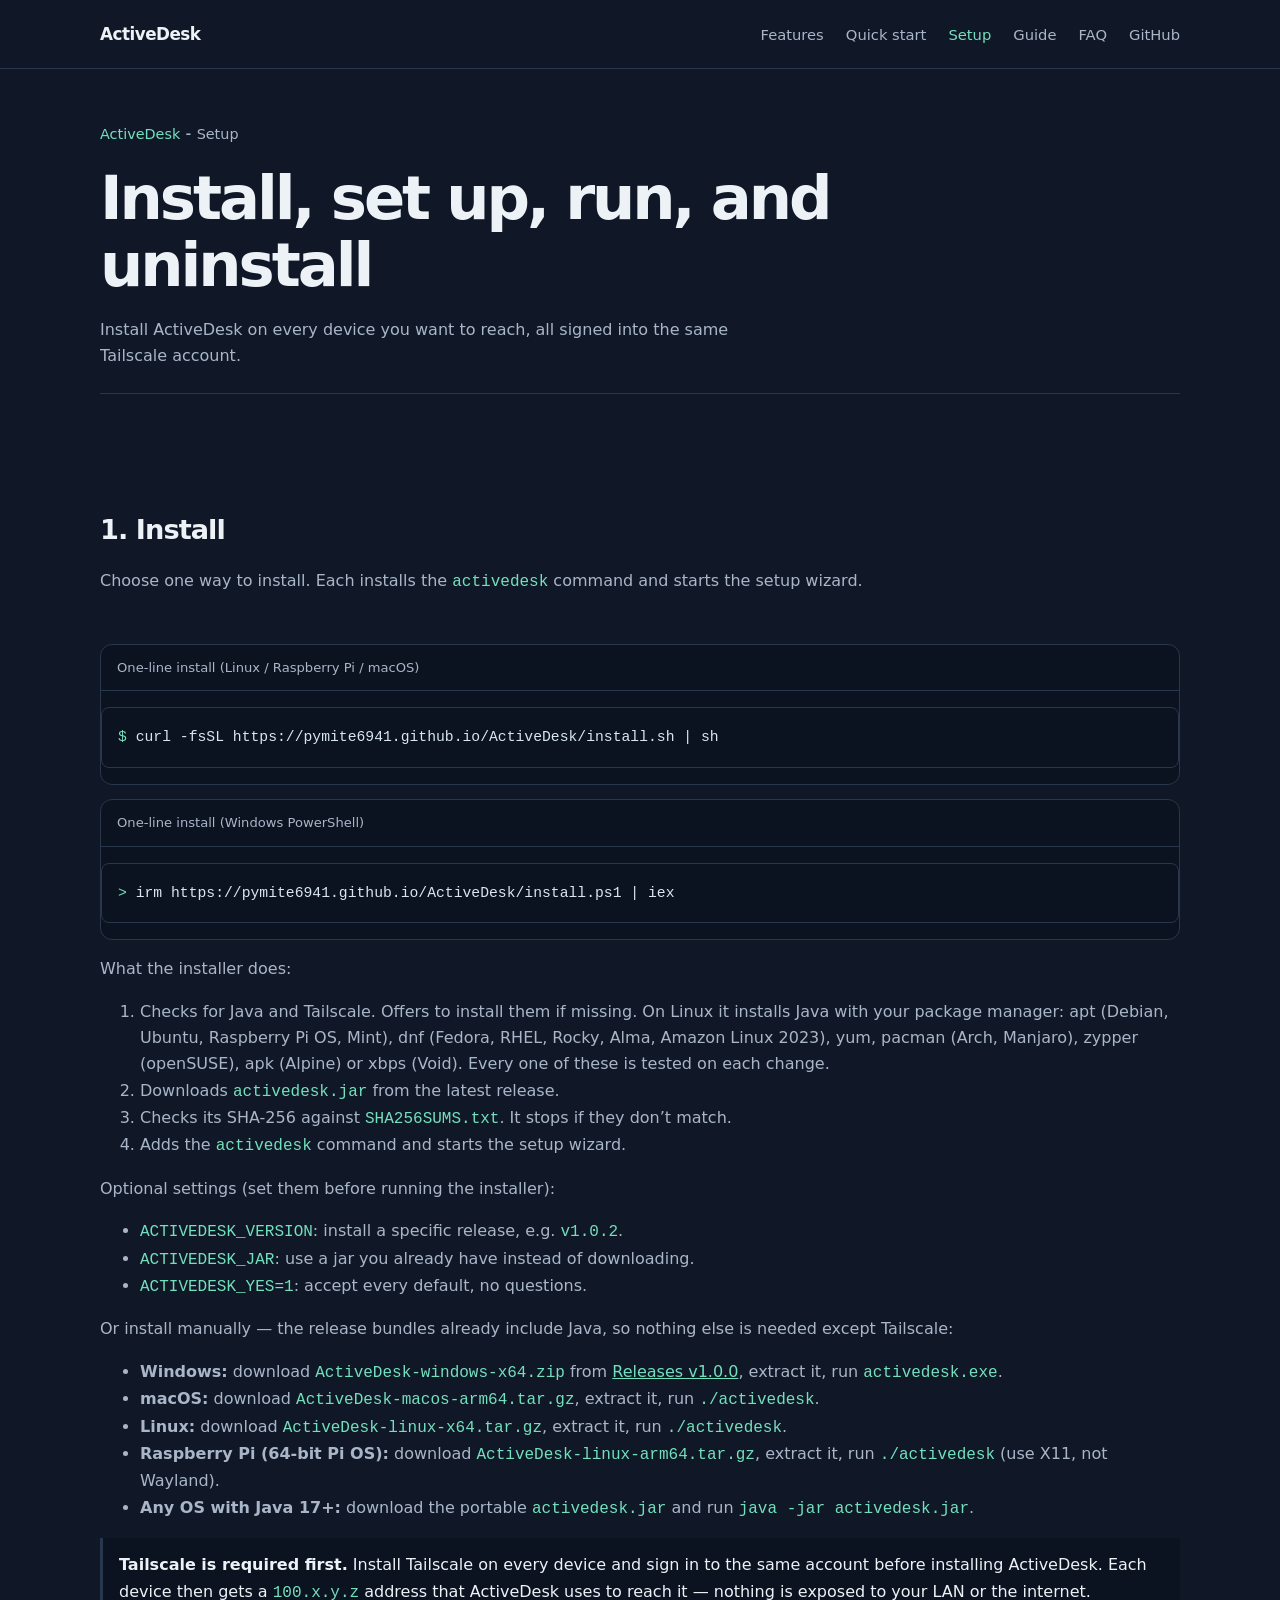
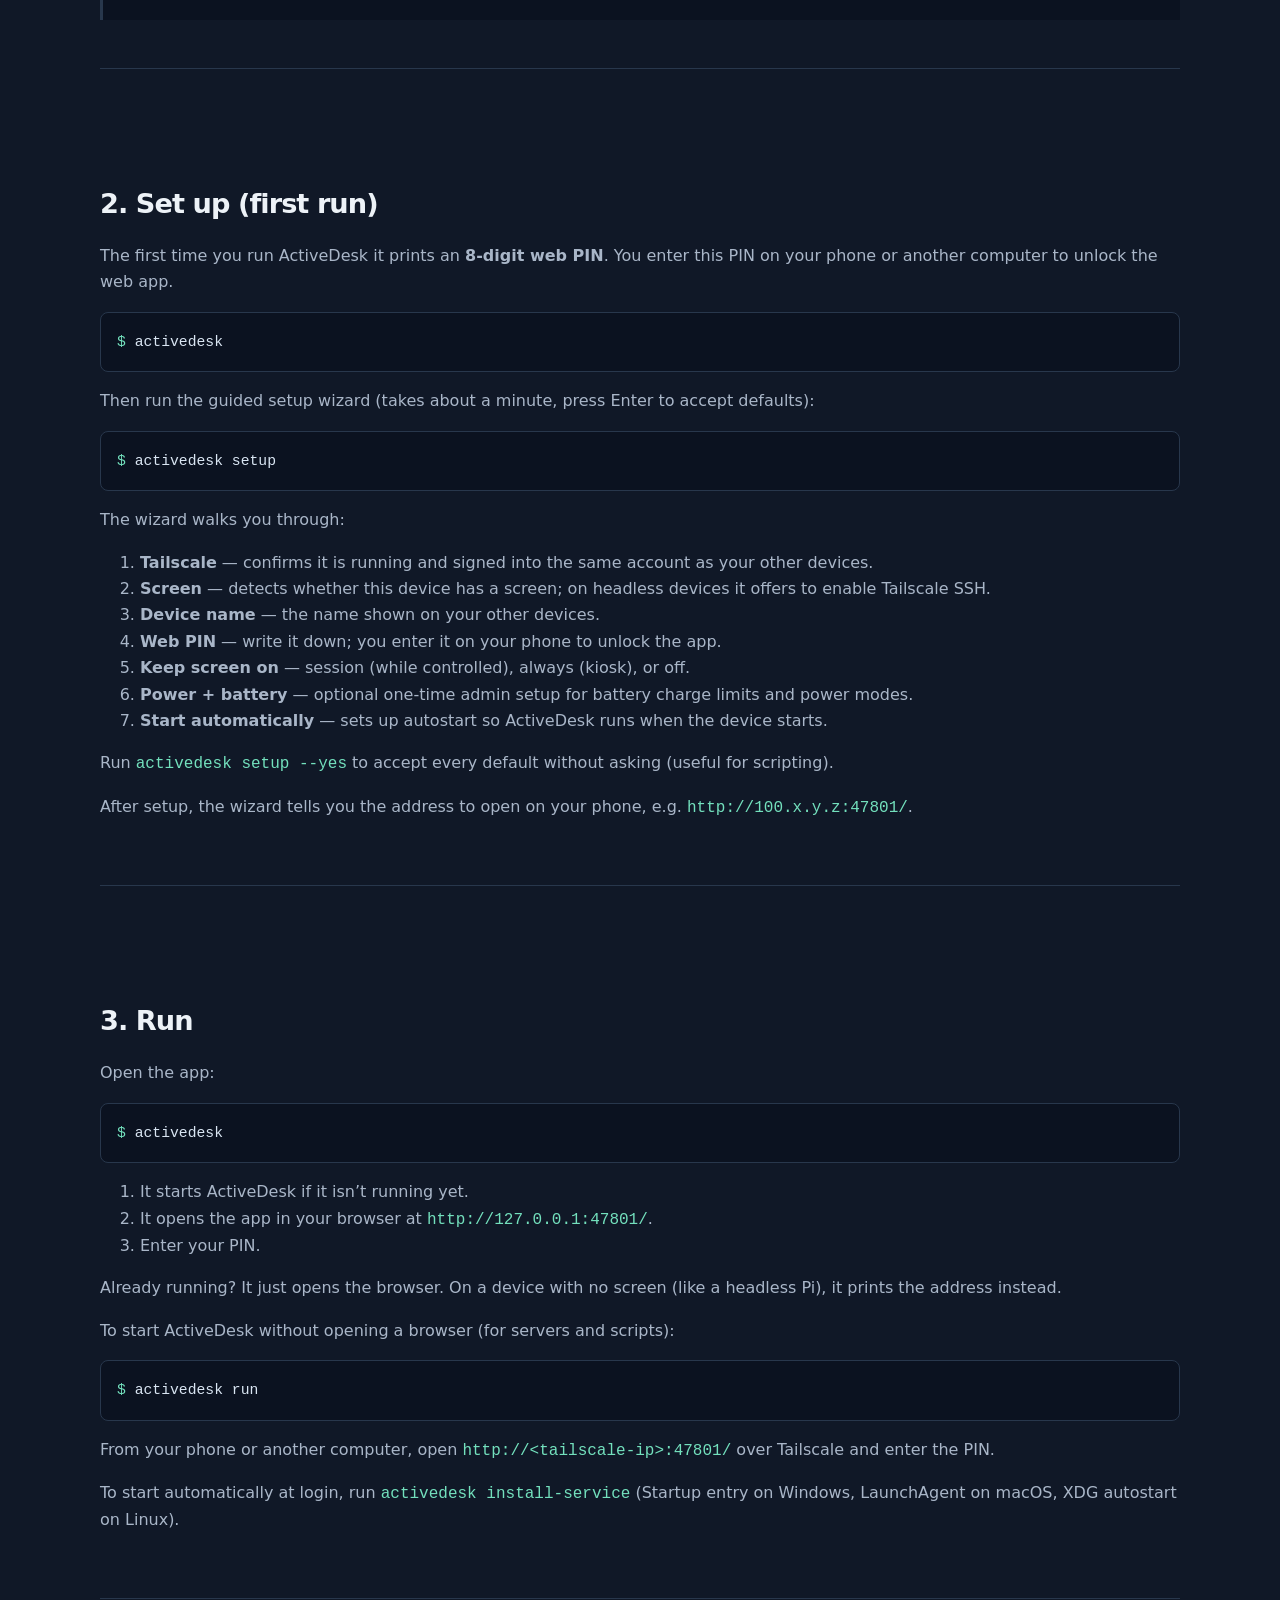
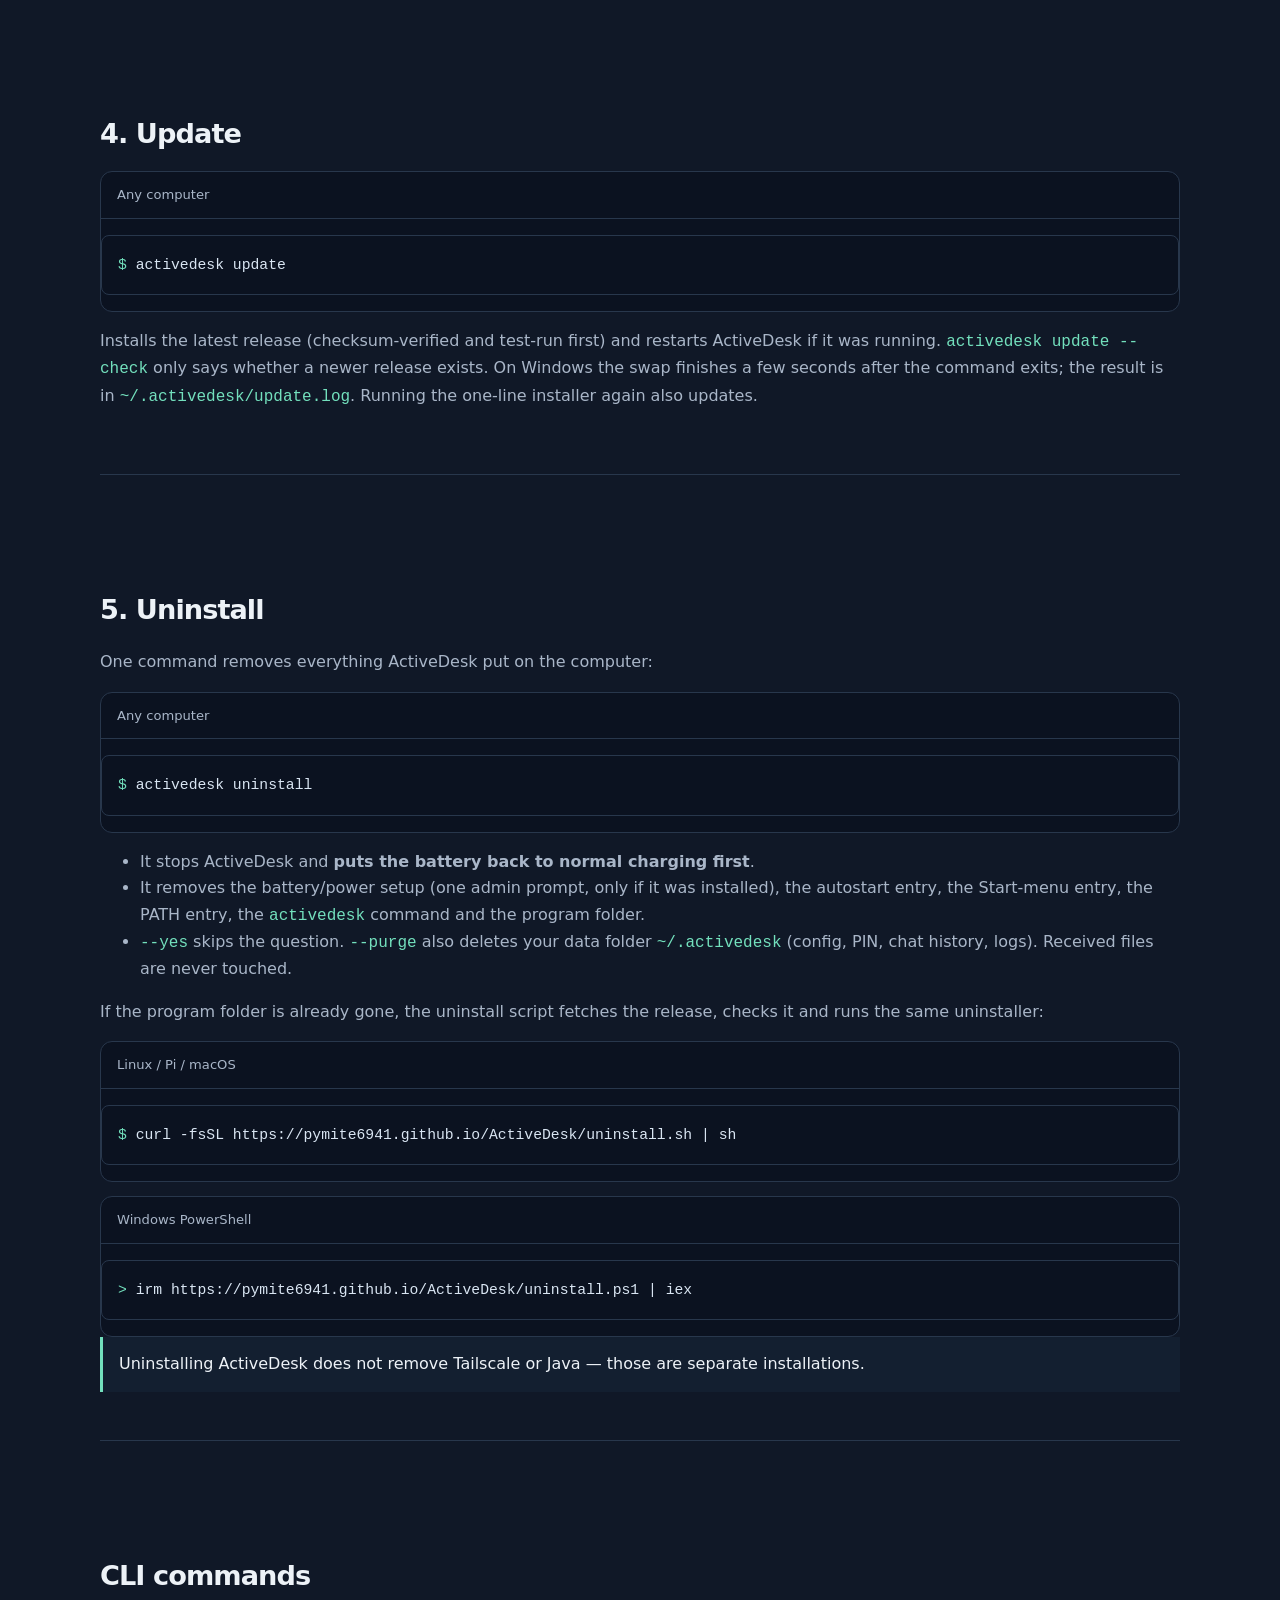
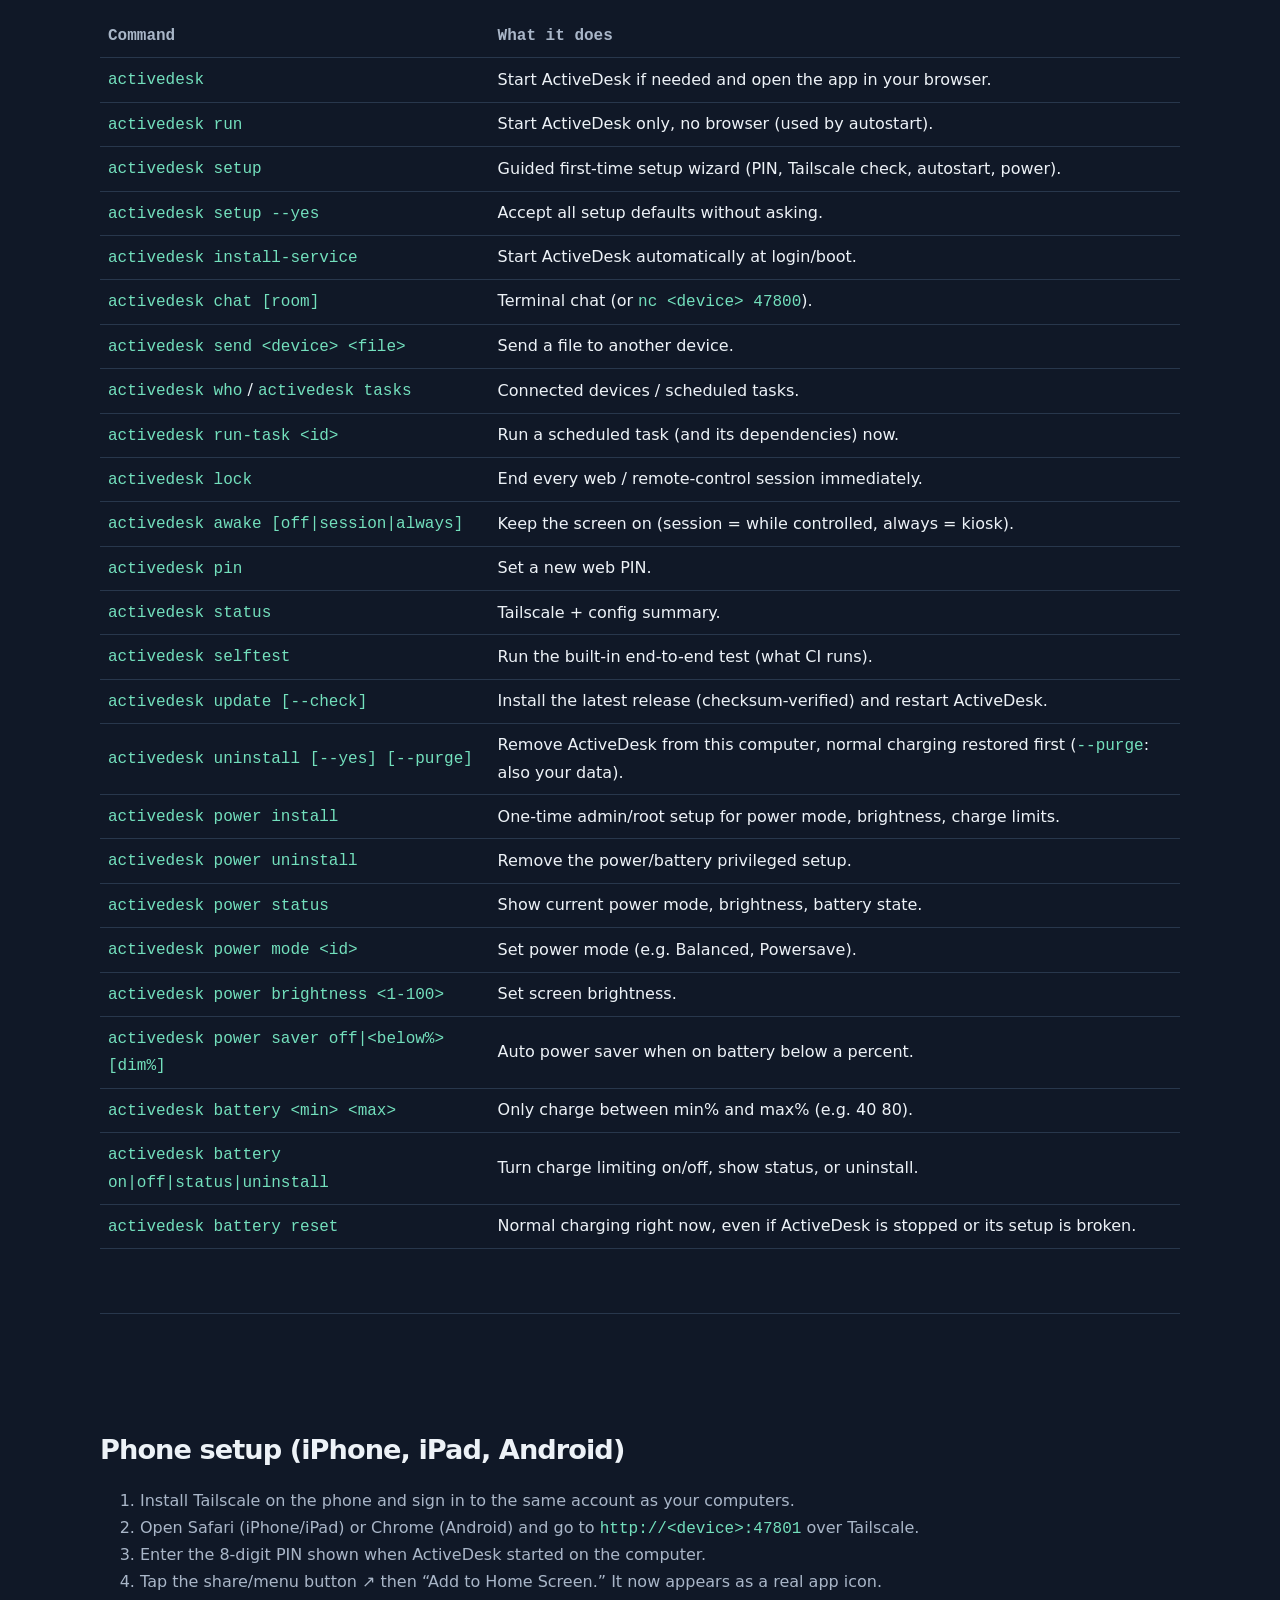
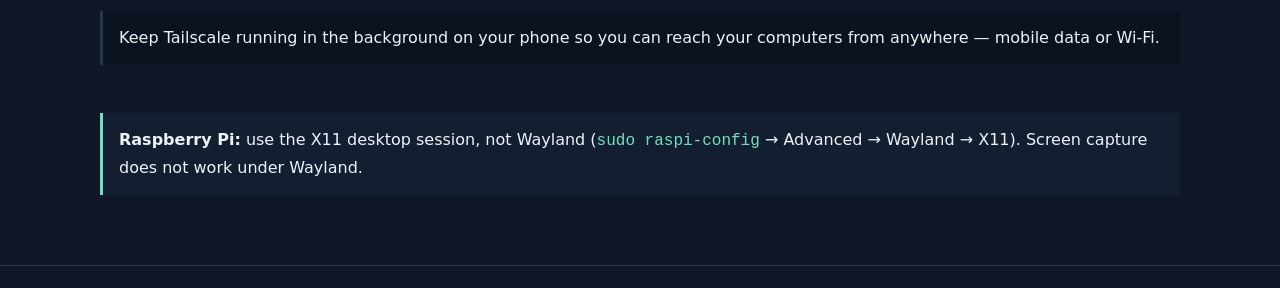
<file: docs/setup.html>
<!DOCTYPE html>
<html lang="en">
<head>
<meta charset="utf-8">
<meta name="viewport" content="width=device-width, initial-scale=1">
<title>Setup — ActiveDesk</title>
<link rel="stylesheet" href="site.css">
</head>
<body>
<header>
  <nav class="wrap">
    <a class="brand" href="index.html">ActiveDesk</a>
    <div class="nav-links">
      <a href="index.html">Features</a>
      <a href="index.html#quickstart">Quick start</a>
      <a href="setup.html" aria-current="page">Setup</a>
      <a href="guide.html">Guide</a>
      <a href="faq.html">FAQ</a>
      <a href="https://github.com/PyMite6941/ActiveDesk">GitHub</a>
    </div>
  </nav>
</header>
<main class="wrap docs-main">
  <div class="page-crumb"><a href="index.html">ActiveDesk</a> &#8259; Setup</div>
  <h1>Install, set up, run, and uninstall</h1>
  <p class="section-lead">Install ActiveDesk on every device you want to reach, all signed into the same Tailscale account.</p>

  <section>
    <h2>1. Install</h2>
    <p>Choose one way to install. Each installs the <code>activedesk</code> command and starts the setup wizard.</p>

    <div class="code-card">
      <div class="code-top">One-line install (Linux / Raspberry Pi / macOS)</div>
      <pre><span class="prompt">$</span> curl -fsSL https://pymite6941.github.io/ActiveDesk/install.sh | sh</pre>
    </div>
    <div class="code-card" style="margin-top: 14px;">
      <div class="code-top">One-line install (Windows PowerShell)</div>
      <pre><span class="prompt">&gt;</span> irm https://pymite6941.github.io/ActiveDesk/install.ps1 | iex</pre>
    </div>

    <p>What the installer does:</p>
    <ol>
      <li>Checks for Java and Tailscale. Offers to install them if missing. On Linux it installs Java with your package manager: apt (Debian, Ubuntu, Raspberry Pi OS, Mint), dnf (Fedora, RHEL, Rocky, Alma, Amazon Linux 2023), yum, pacman (Arch, Manjaro), zypper (openSUSE), apk (Alpine) or xbps (Void). Every one of these is tested on each change.</li>
      <li>Downloads <code>activedesk.jar</code> from the latest release.</li>
      <li>Checks its SHA-256 against <code>SHA256SUMS.txt</code>. It stops if they don&#8217;t match.</li>
      <li>Adds the <code>activedesk</code> command and starts the setup wizard.</li>
    </ol>
    <p>Optional settings (set them before running the installer):</p>
    <ul>
      <li><code>ACTIVEDESK_VERSION</code>: install a specific release, e.g. <code>v1.0.2</code>.</li>
      <li><code>ACTIVEDESK_JAR</code>: use a jar you already have instead of downloading.</li>
      <li><code>ACTIVEDESK_YES=1</code>: accept every default, no questions.</li>
    </ul>

    <p>Or install manually — the release bundles already include Java, so nothing else is needed except Tailscale:</p>
    <ul>
      <li><b>Windows:</b> download <code>ActiveDesk-windows-x64.zip</code> from <a href="https://github.com/PyMite6941/ActiveDesk/releases/tag/v1.0.0">Releases v1.0.0</a>, extract it, run <code>activedesk.exe</code>.</li>
      <li><b>macOS:</b> download <code>ActiveDesk-macos-arm64.tar.gz</code>, extract it, run <code>./activedesk</code>.</li>
      <li><b>Linux:</b> download <code>ActiveDesk-linux-x64.tar.gz</code>, extract it, run <code>./activedesk</code>.</li>
      <li><b>Raspberry Pi (64-bit Pi OS):</b> download <code>ActiveDesk-linux-arm64.tar.gz</code>, extract it, run <code>./activedesk</code> (use X11, not Wayland).</li>
      <li><b>Any OS with Java 17+:</b> download the portable <code>activedesk.jar</code> and run <code>java -jar activedesk.jar</code>.</li>
    </ul>

    <div class="tip"><b>Tailscale is required first.</b> Install Tailscale on every device and sign in to the same account before installing ActiveDesk. Each device then gets a <code>100.x.y.z</code> address that ActiveDesk uses to reach it — nothing is exposed to your LAN or the internet.</div>
  </section>

  <section>
    <h2>2. Set up (first run)</h2>
    <p>The first time you run ActiveDesk it prints an <b>8-digit web PIN</b>. You enter this PIN on your phone or another computer to unlock the web app.</p>
    <pre><span class="prompt">$</span> activedesk</pre>
    <p>Then run the guided setup wizard (takes about a minute, press Enter to accept defaults):</p>
    <pre><span class="prompt">$</span> activedesk setup</pre>
    <p>The wizard walks you through:</p>
    <ol>
      <li><b>Tailscale</b> — confirms it is running and signed into the same account as your other devices.</li>
      <li><b>Screen</b> — detects whether this device has a screen; on headless devices it offers to enable Tailscale SSH.</li>
      <li><b>Device name</b> — the name shown on your other devices.</li>
      <li><b>Web PIN</b> — write it down; you enter it on your phone to unlock the app.</li>
      <li><b>Keep screen on</b> — <i>session</i> (while controlled), <i>always</i> (kiosk), or <i>off</i>.</li>
      <li><b>Power + battery</b> — optional one-time admin setup for battery charge limits and power modes.</li>
      <li><b>Start automatically</b> — sets up autostart so ActiveDesk runs when the device starts.</li>
    </ol>
    <p>Run <code>activedesk setup --yes</code> to accept every default without asking (useful for scripting).</p>
    <p>After setup, the wizard tells you the address to open on your phone, e.g. <code>http://100.x.y.z:47801/</code>.</p>
  </section>

  <section>
    <h2>3. Run</h2>
    <p>Open the app:</p>
    <pre><span class="prompt">$</span> activedesk</pre>
    <ol>
      <li>It starts ActiveDesk if it isn&#8217;t running yet.</li>
      <li>It opens the app in your browser at <code>http://127.0.0.1:47801/</code>.</li>
      <li>Enter your PIN.</li>
    </ol>
    <p>Already running? It just opens the browser. On a device with no screen (like a headless Pi), it prints the address instead.</p>
    <p>To start ActiveDesk without opening a browser (for servers and scripts):</p>
    <pre><span class="prompt">$</span> activedesk run</pre>
    <p>From your phone or another computer, open <code>http://&lt;tailscale-ip&gt;:47801/</code> over Tailscale and enter the PIN.</p>
    <p>To start automatically at login, run <code>activedesk install-service</code> (Startup entry on Windows, LaunchAgent on macOS, XDG autostart on Linux).</p>
  </section>

  <section>
    <h2>4. Update</h2>
    <div class="code-card" style="margin-top: 14px;">
      <div class="code-top">Any computer</div>
      <pre><span class="prompt">$</span> activedesk update</pre>
    </div>
    <p>Installs the latest release (checksum-verified and test-run first) and restarts ActiveDesk if it was running. <code>activedesk update --check</code> only says whether a newer release exists. On Windows the swap finishes a few seconds after the command exits; the result is in <code>~/.activedesk/update.log</code>. Running the one-line installer again also updates.</p>
  </section>

  <section>
    <h2>5. Uninstall</h2>
    <p>One command removes everything ActiveDesk put on the computer:</p>
    <div class="code-card" style="margin-top: 14px;">
      <div class="code-top">Any computer</div>
      <pre><span class="prompt">$</span> activedesk uninstall</pre>
    </div>
    <ul>
      <li>It stops ActiveDesk and <b>puts the battery back to normal charging first</b>.</li>
      <li>It removes the battery/power setup (one admin prompt, only if it was installed), the autostart entry, the Start-menu entry, the PATH entry, the <code>activedesk</code> command and the program folder.</li>
      <li><code>--yes</code> skips the question. <code>--purge</code> also deletes your data folder <code>~/.activedesk</code> (config, PIN, chat history, logs). Received files are never touched.</li>
    </ul>
    <p>If the program folder is already gone, the uninstall script fetches the release, checks it and runs the same uninstaller:</p>
    <div class="code-card" style="margin-top: 14px;">
      <div class="code-top">Linux / Pi / macOS</div>
      <pre><span class="prompt">$</span> curl -fsSL https://pymite6941.github.io/ActiveDesk/uninstall.sh | sh</pre>
    </div>
    <div class="code-card" style="margin-top: 14px;">
      <div class="code-top">Windows PowerShell</div>
      <pre><span class="prompt">&gt;</span> irm https://pymite6941.github.io/ActiveDesk/uninstall.ps1 | iex</pre>
    </div>
    <div class="warning">Uninstalling ActiveDesk does not remove Tailscale or Java — those are separate installations.</div>
  </section>

  <section>
    <h2>CLI commands</h2>
    <table>
      <thead><tr><th>Command</th><th>What it does</th></tr></thead>
      <tbody>
        <tr><td><code>activedesk</code></td><td>Start ActiveDesk if needed and open the app in your browser.</td></tr>
        <tr><td><code>activedesk run</code></td><td>Start ActiveDesk only, no browser (used by autostart).</td></tr>
        <tr><td><code>activedesk setup</code></td><td>Guided first-time setup wizard (PIN, Tailscale check, autostart, power).</td></tr>
        <tr><td><code>activedesk setup --yes</code></td><td>Accept all setup defaults without asking.</td></tr>
        <tr><td><code>activedesk install-service</code></td><td>Start ActiveDesk automatically at login/boot.</td></tr>
        <tr><td><code>activedesk chat [room]</code></td><td>Terminal chat (or <code>nc &lt;device&gt; 47800</code>).</td></tr>
        <tr><td><code>activedesk send &lt;device&gt; &lt;file&gt;</code></td><td>Send a file to another device.</td></tr>
        <tr><td><code>activedesk who</code> / <code>activedesk tasks</code></td><td>Connected devices / scheduled tasks.</td></tr>
        <tr><td><code>activedesk run-task &lt;id&gt;</code></td><td>Run a scheduled task (and its dependencies) now.</td></tr>
        <tr><td><code>activedesk lock</code></td><td>End every web / remote-control session immediately.</td></tr>
        <tr><td><code>activedesk awake [off|session|always]</code></td><td>Keep the screen on (session = while controlled, always = kiosk).</td></tr>
        <tr><td><code>activedesk pin</code></td><td>Set a new web PIN.</td></tr>
        <tr><td><code>activedesk status</code></td><td>Tailscale + config summary.</td></tr>
        <tr><td><code>activedesk selftest</code></td><td>Run the built-in end-to-end test (what CI runs).</td></tr>
        <tr><td><code>activedesk update [--check]</code></td><td>Install the latest release (checksum-verified) and restart ActiveDesk.</td></tr>
        <tr><td><code>activedesk uninstall [--yes] [--purge]</code></td><td>Remove ActiveDesk from this computer, normal charging restored first (<code>--purge</code>: also your data).</td></tr>
        <tr><td><code>activedesk power install</code></td><td>One-time admin/root setup for power mode, brightness, charge limits.</td></tr>
        <tr><td><code>activedesk power uninstall</code></td><td>Remove the power/battery privileged setup.</td></tr>
        <tr><td><code>activedesk power status</code></td><td>Show current power mode, brightness, battery state.</td></tr>
        <tr><td><code>activedesk power mode &lt;id&gt;</code></td><td>Set power mode (e.g. Balanced, Powersave).</td></tr>
        <tr><td><code>activedesk power brightness &lt;1-100&gt;</code></td><td>Set screen brightness.</td></tr>
        <tr><td><code>activedesk power saver off|&lt;below%&gt; [dim%]</code></td><td>Auto power saver when on battery below a percent.</td></tr>
        <tr><td><code>activedesk battery &lt;min&gt; &lt;max&gt;</code></td><td>Only charge between min% and max% (e.g. 40 80).</td></tr>
        <tr><td><code>activedesk battery on|off|status|uninstall</code></td><td>Turn charge limiting on/off, show status, or uninstall.</td></tr>
        <tr><td><code>activedesk battery reset</code></td><td>Normal charging right now, even if ActiveDesk is stopped or its setup is broken.</td></tr>
      </tbody>
    </table>
  </section>

  <section>
    <h2>Phone setup (iPhone, iPad, Android)</h2>
    <ol>
      <li>Install Tailscale on the phone and sign in to the same account as your computers.</li>
      <li>Open Safari (iPhone/iPad) or Chrome (Android) and go to <code>http://&lt;device&gt;:47801</code> over Tailscale.</li>
      <li>Enter the 8-digit PIN shown when ActiveDesk started on the computer.</li>
      <li>Tap the share/menu button &#8599; then &#8220;Add to Home Screen.&#8221; It now appears as a real app icon.</li>
    </ol>
    <div class="tip">Keep Tailscale running in the background on your phone so you can reach your computers from anywhere — mobile data or Wi-Fi.</div>
  </section>

  <div class="warning"><b>Raspberry Pi:</b> use the X11 desktop session, not Wayland (<code>sudo raspi-config</code> &#8594; Advanced &#8594; Wayland &#8594; X11). Screen capture does not work under Wayland.</div>
</main>
<footer>
  <div class="wrap">
    <div>ActiveDesk &#8212; private remote control over Tailscale</div>
    <div><a href="https://github.com/PyMite6941/ActiveDesk">GitHub</a> &#8226; <a href="index.html">Features</a> &#8226; <a href="guide.html">Guide</a></div>
  </div>
</footer>
</body>
</html>
</file>
<file: docs/site.css>
:root {
  color-scheme: dark;
  font-family: Inter, ui-sans-serif, system-ui, -apple-system, BlinkMacSystemFont, "Segoe UI", sans-serif;
  background: #101827;
  color: #edf2f7;
  font-synthesis: none;
  text-rendering: optimizeLegibility;
  --muted: #a9b6c8;
  --line: #28374c;
  --accent: #73e0bd;
}

* { box-sizing: border-box; }
body { margin: 0; min-width: 320px; }
a { color: inherit; }
.wrap { width: min(1080px, calc(100% - 40px)); margin: 0 auto; }
header { padding: 24px 0; border-bottom: 1px solid var(--line); }
nav { display: flex; flex-wrap: wrap; align-items: center; justify-content: space-between; gap: 20px; }
.brand { flex: 0 0 auto; font-size: 1.05rem; font-weight: 750; letter-spacing: -.03em; text-decoration: none; }
.nav-links { display: flex; flex-wrap: wrap; justify-content: flex-end; gap: 22px; color: var(--muted); font-size: .92rem; }
.nav-links a { text-decoration: none; }
.nav-links a:hover, .nav-links a[aria-current="page"] { color: var(--accent); }
main { padding: 76px 0 64px; }
.hero { max-width: 780px; }
.eyebrow { color: var(--accent); font-size: .78rem; font-weight: 750; letter-spacing: .13em; text-transform: uppercase; }
h1 { margin: 18px 0; max-width: 760px; font-size: clamp(2.7rem, 7vw, 5.5rem); line-height: .99; letter-spacing: -.065em; }
.lead { max-width: 650px; color: var(--muted); font-size: clamp(1.05rem, 2vw, 1.25rem); line-height: 1.7; }
.actions { display: flex; flex-wrap: wrap; gap: 12px; margin: 30px 0 0; }
.button { display: inline-block; padding: 12px 17px; border: 1px solid var(--line); border-radius: 8px; font-weight: 700; text-decoration: none; }
.button-primary { border-color: var(--accent); background: var(--accent); color: #10231f; }
.button:hover { transform: translateY(-1px); }
.code-card { margin-top: 48px; overflow: hidden; border: 1px solid var(--line); border-radius: 12px; background: #0b1220; }
.code-top { padding: 12px 16px; border-bottom: 1px solid var(--line); color: var(--muted); font-size: .82rem; }
pre { margin: 0; overflow-x: auto; padding: 22px; border: 1px solid var(--line); border-radius: 8px; background: #0b1220; color: #d9e5f2; font: .92rem/1.8 ui-monospace, SFMono-Regular, Consolas, monospace; }
.prompt { color: var(--accent); }
section { padding: 48px 0; border-top: 1px solid var(--line); }
h2 { margin: 0 0 12px; font-size: 1.7rem; letter-spacing: -.035em; }
.section-lead { max-width: 670px; margin: 0 0 24px; color: var(--muted); line-height: 1.65; }
.grid { display: grid; grid-template-columns: repeat(3, minmax(0, 1fr)); gap: 14px; }
.feature { min-width: 0; padding: 20px; border: 1px solid var(--line); border-radius: 10px; background: #131f30; }
.feature h3 { margin: 0 0 9px; font-size: 1rem; }
.feature p { margin: 0; color: var(--muted); font-size: .92rem; line-height: 1.6; }
.note { max-width: 780px; color: var(--muted); font-size: .9rem; line-height: 1.6; }
footer { padding: 24px 0 34px; border-top: 1px solid var(--line); color: var(--muted); font-size: .88rem; }
footer .wrap { display: flex; flex-wrap: wrap; justify-content: space-between; gap: 12px; }

.docs-main { padding: 54px 0 70px; line-height: 1.65; }
.docs-main h1 { margin: 18px 0; font-size: clamp(2.3rem, 5vw, 3.8rem); line-height: 1.1; letter-spacing: -.05em; }
.docs-main h2 { margin-top: 2.4em; }
.docs-main p, .docs-main li { color: var(--muted); }
.docs-main a:not(.button) { color: var(--accent); }
.docs-main code, .docs-main pre { font-family: ui-monospace, SFMono-Regular, Consolas, monospace; }
.docs-main code { color: var(--accent); }
.docs-main pre { margin: 16px 0; padding: 16px; }
.docs-main table { width: 100%; margin: 16px 0; border-collapse: collapse; }
.docs-main th, .docs-main td { padding: 8px; border-bottom: 1px solid var(--line); text-align: left; }
.docs-main th { color: var(--muted); font-family: ui-monospace, SFMono-Regular, Consolas, monospace; }
.docs-main .warning { padding: 14px 16px; border-left: 3px solid var(--accent); background: #131f30; }
.docs-main .tip { padding: 14px 16px; border-left: 3px solid var(--line); background: #0b1220; }
.page-crumb { color: var(--muted); font-size: .9rem; }
.page-crumb a { text-decoration: none; }

figure img { max-width: 100%; height: auto; border: 1px solid var(--line); border-radius: 10px; background: #0b1220; display: block; margin: 0 auto 14px; }
figure { text-align: center; margin: 10px 0 28px; color: var(--muted); font-size: .9rem; }

@media (max-width: 700px) {
  header { padding: 18px 0; }
  nav { align-items: flex-start; }
  .nav-links { gap: 13px; font-size: .85rem; }
  main { padding-top: 55px; }
  .docs-main { padding-top: 42px; }
  .grid { grid-template-columns: minmax(0, 1fr); }
  .wrap { width: min(100% - 32px, 1080px); }
  .docs-main table { font-size: .88rem; }
}
</file>
